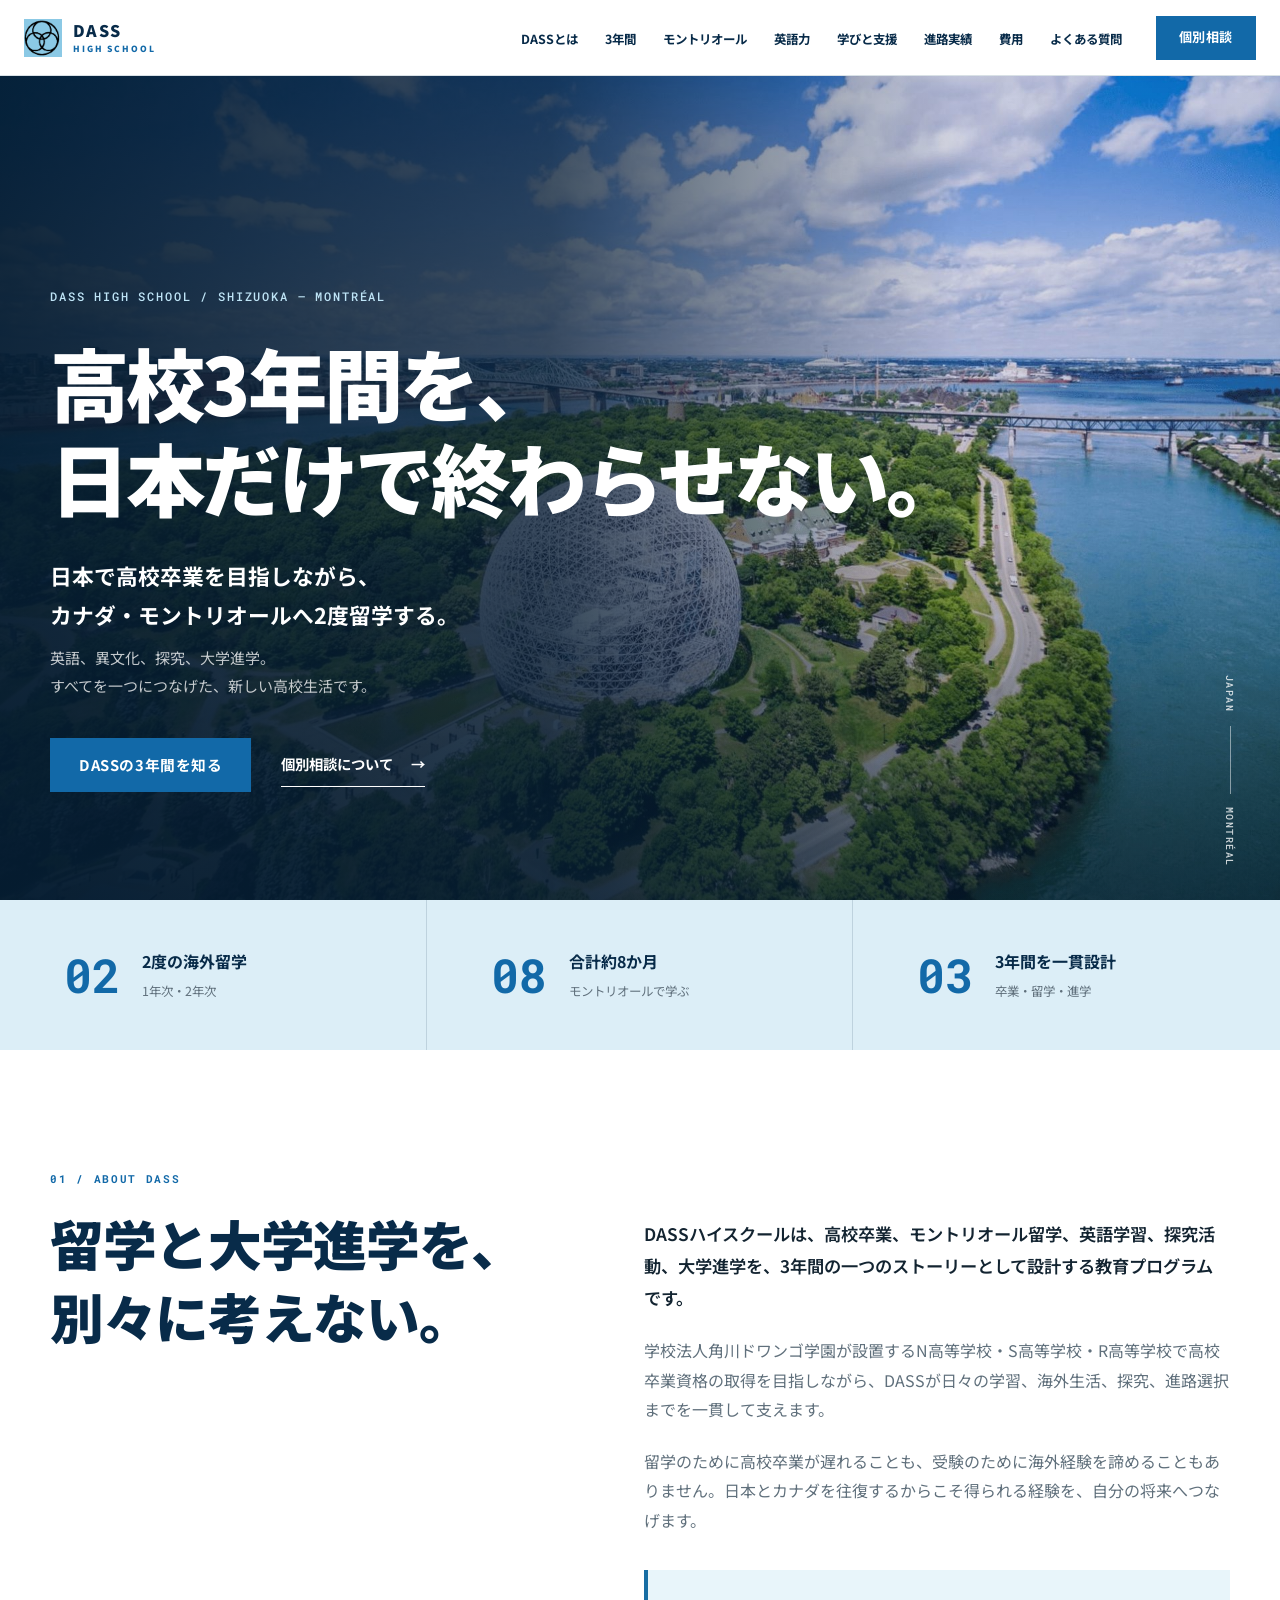
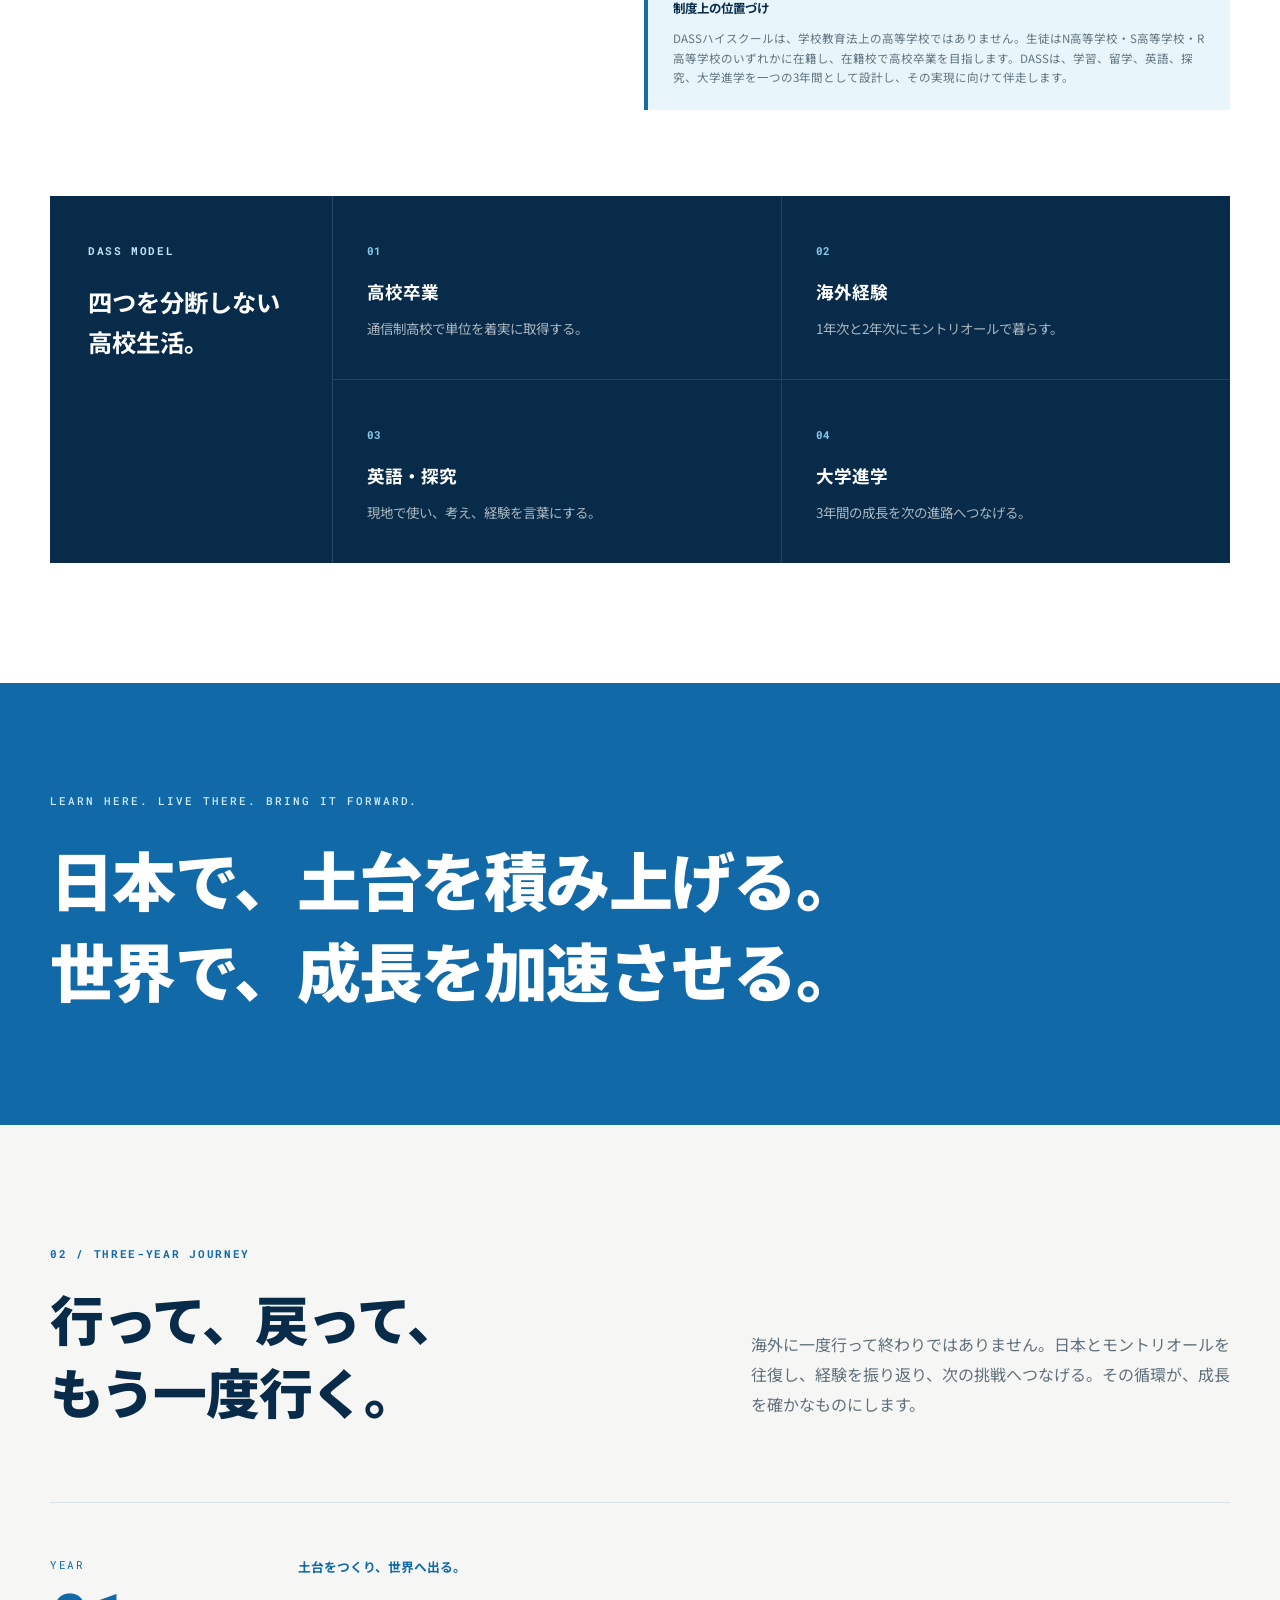
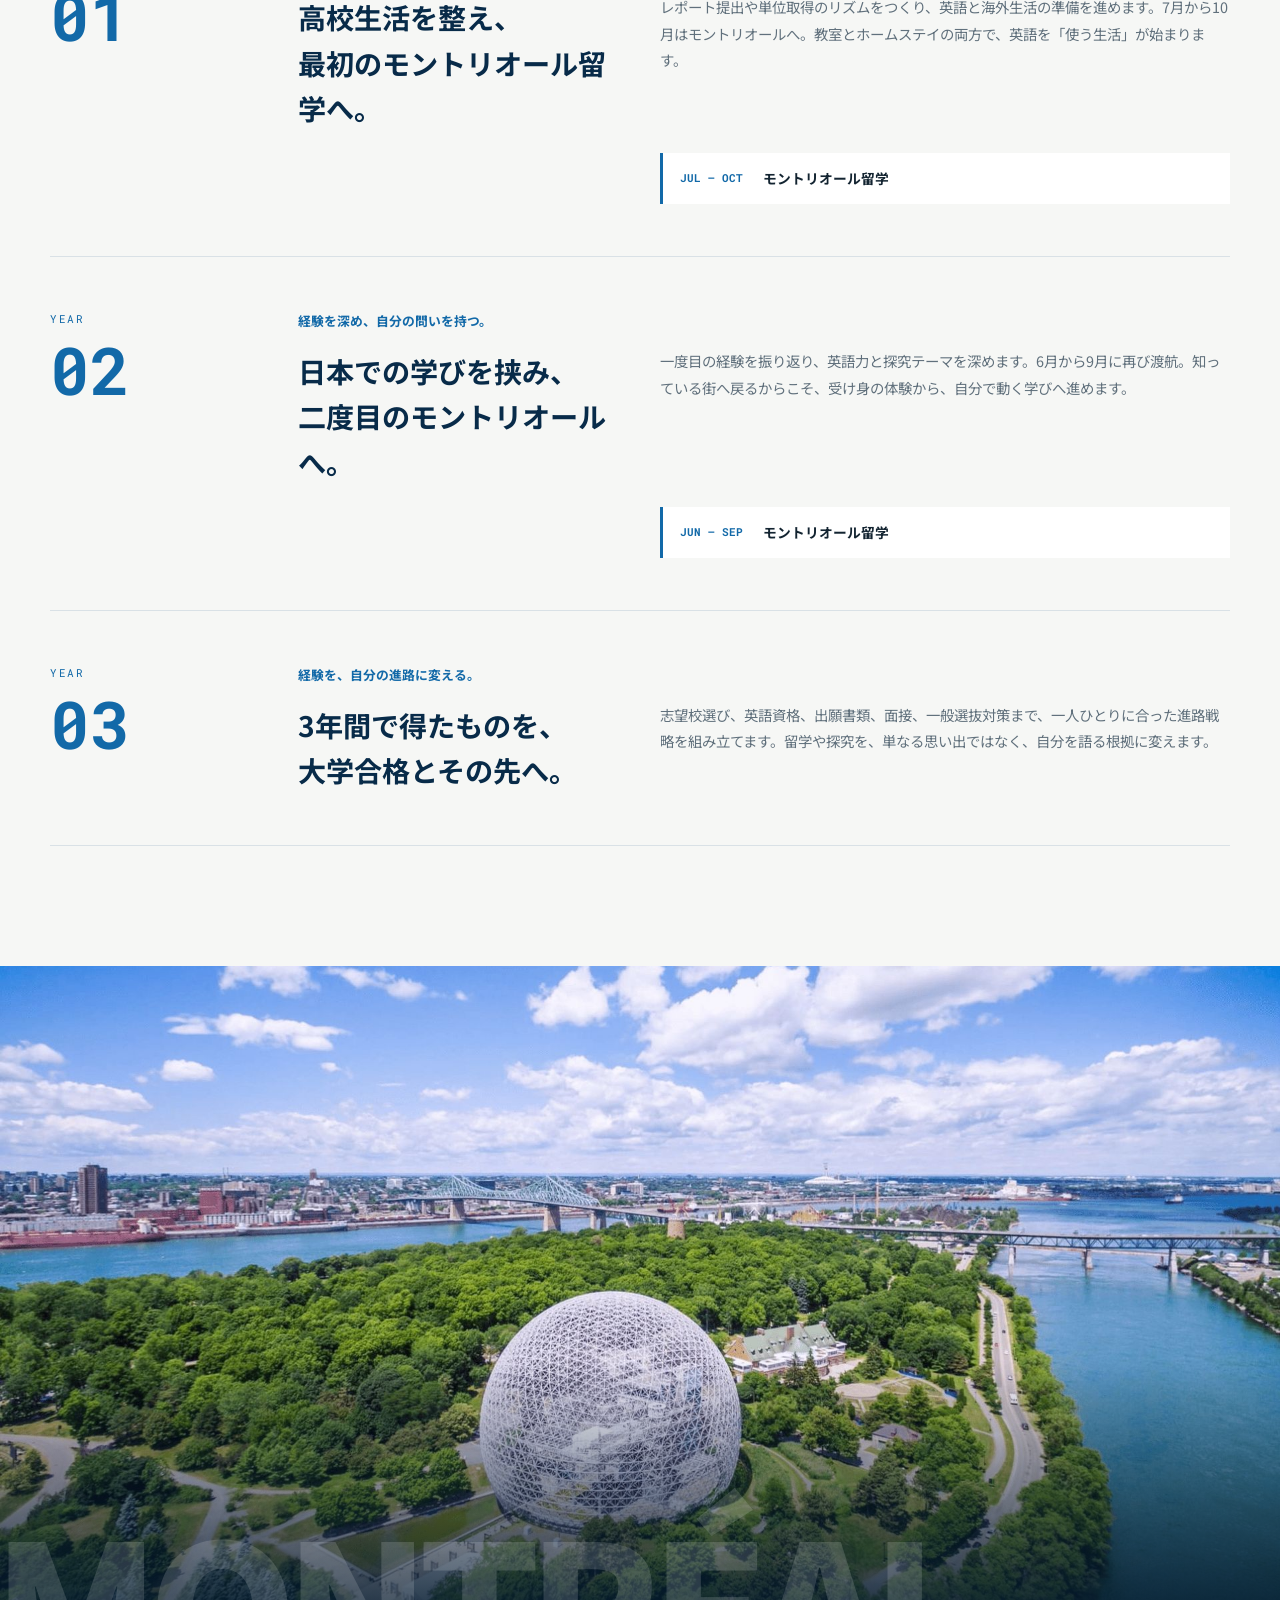
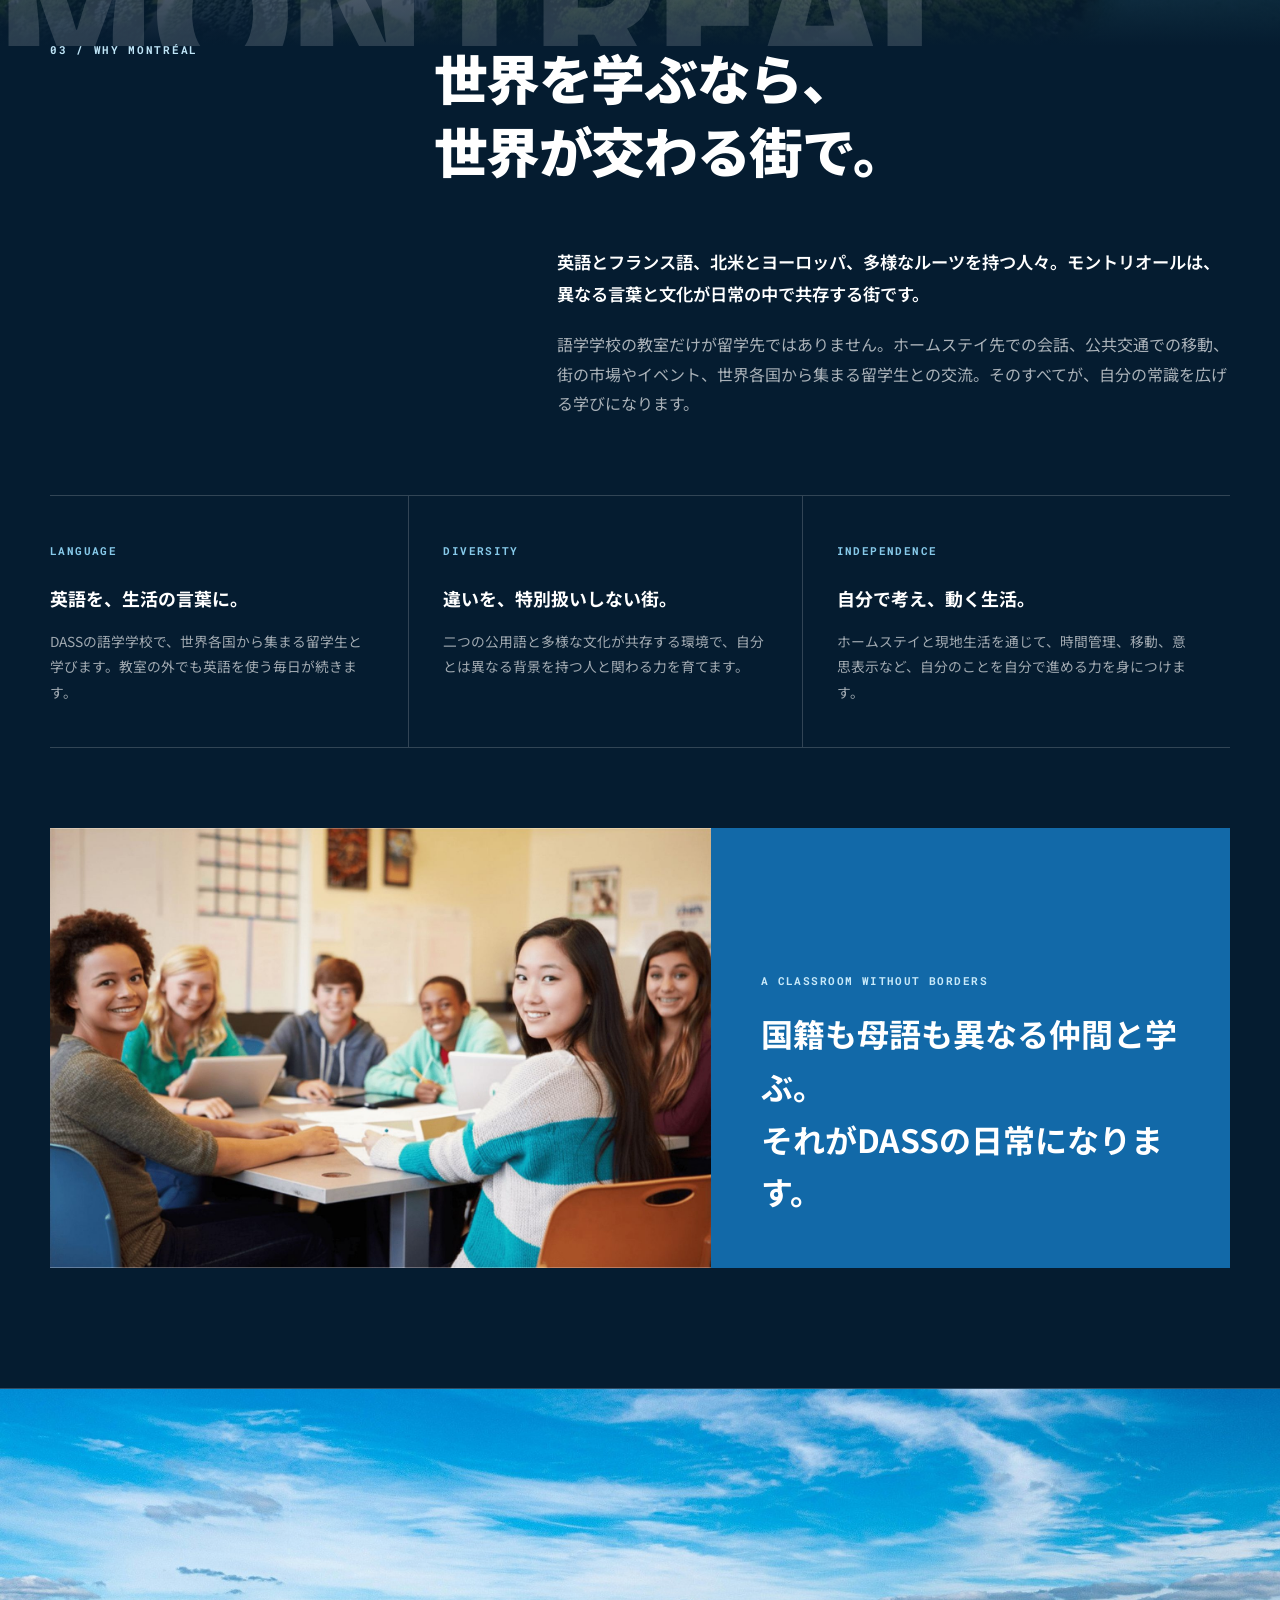
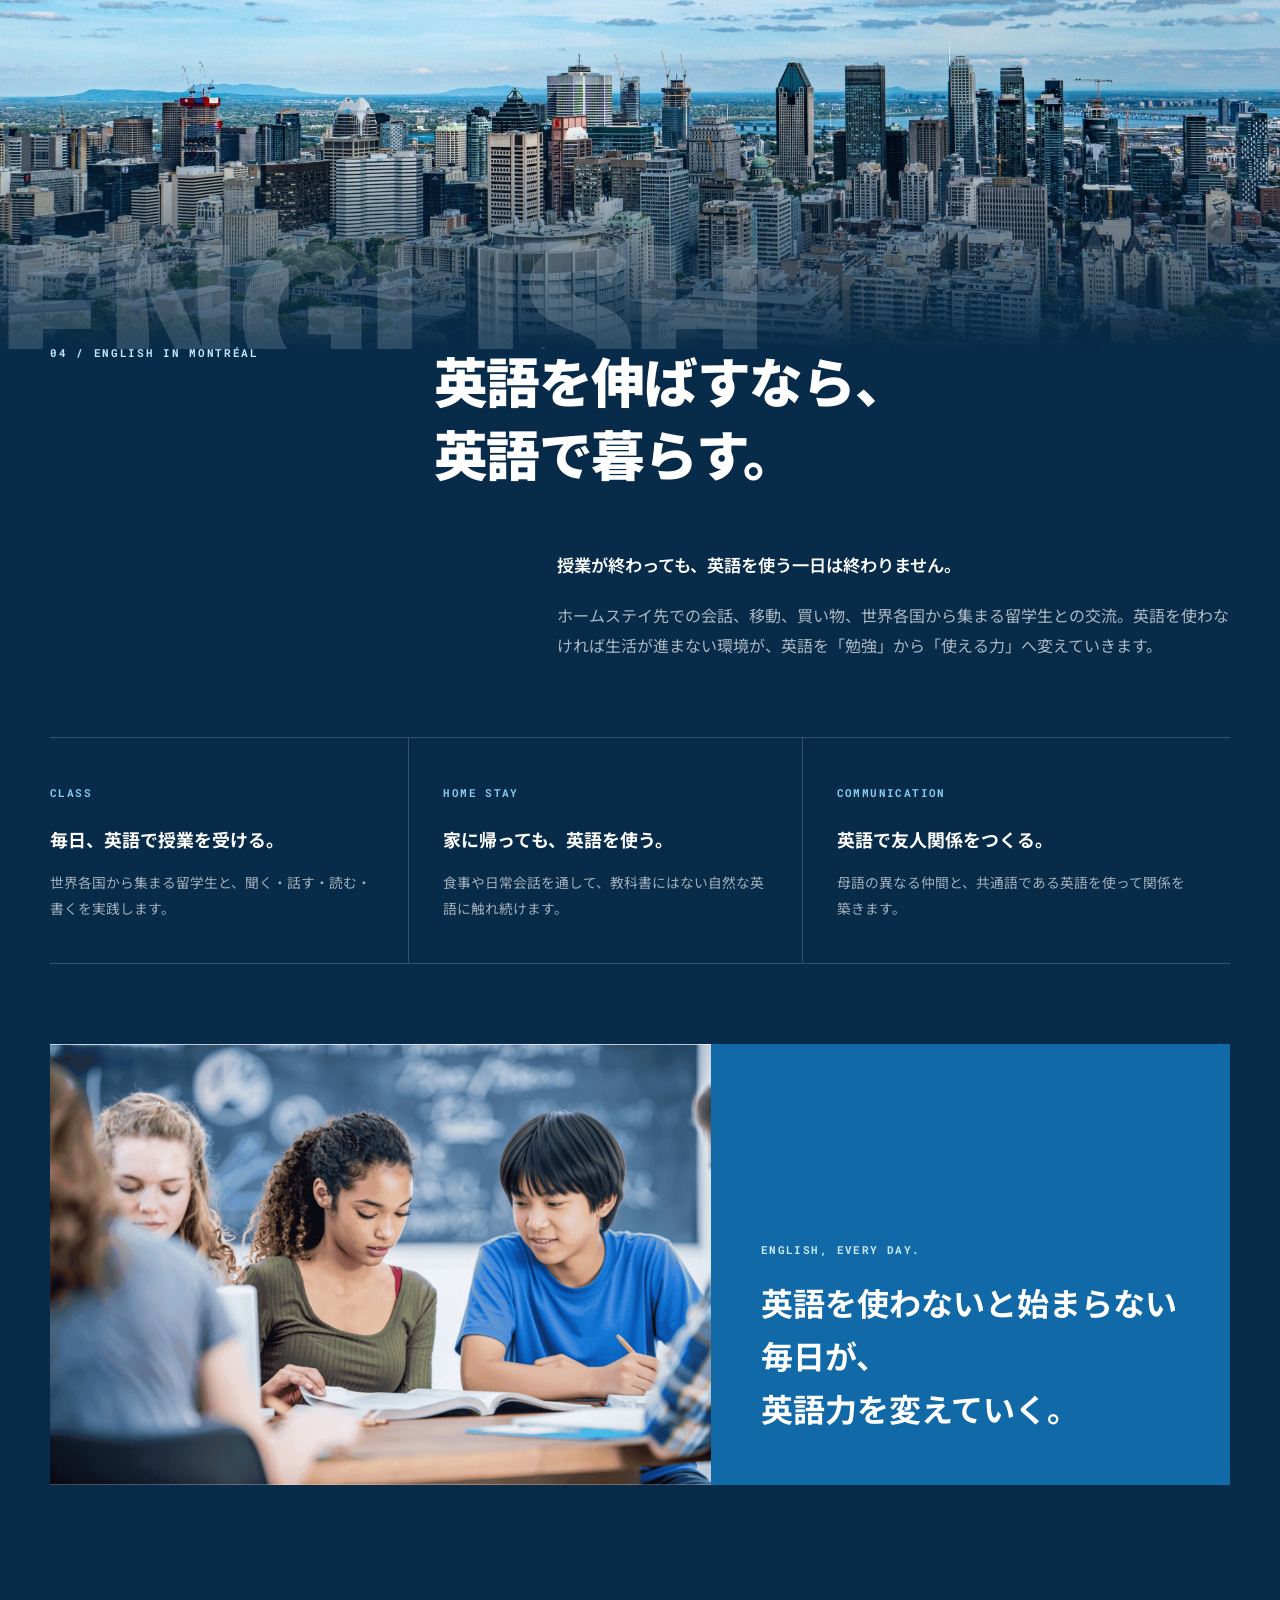
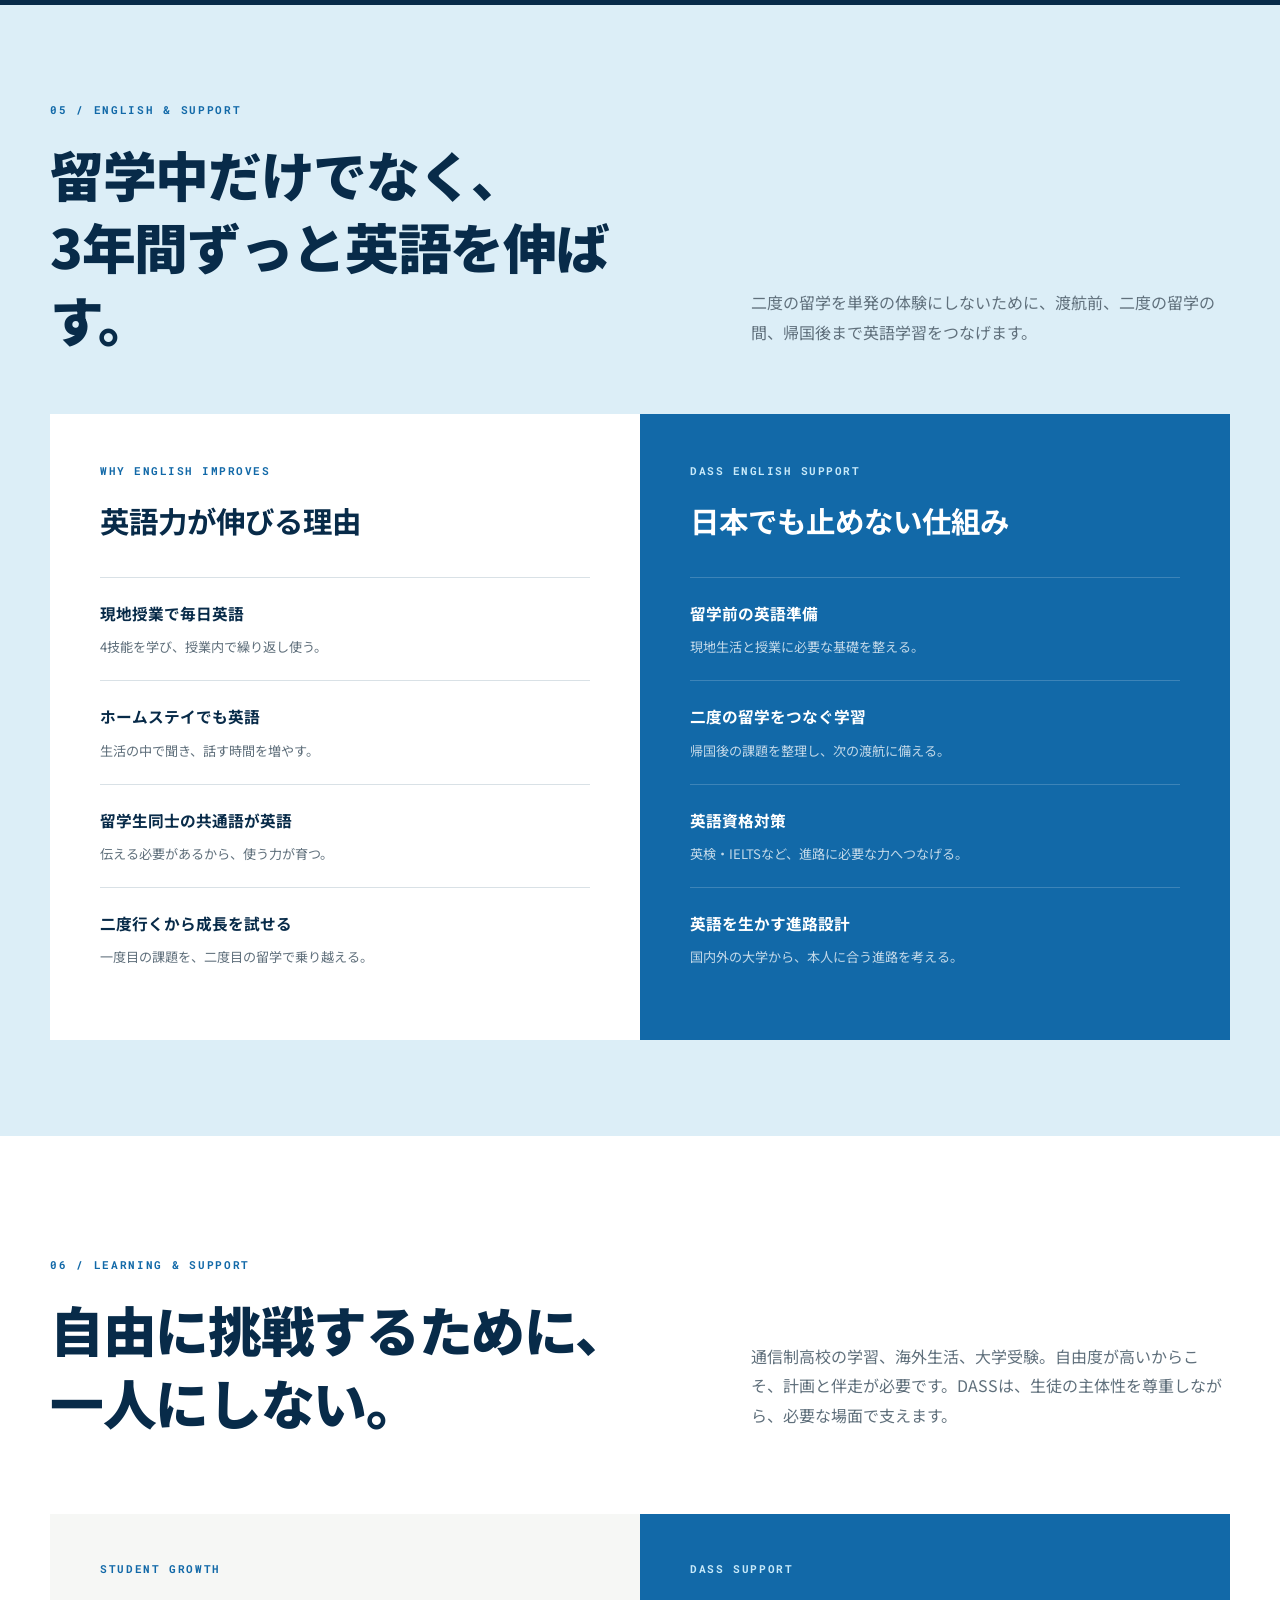
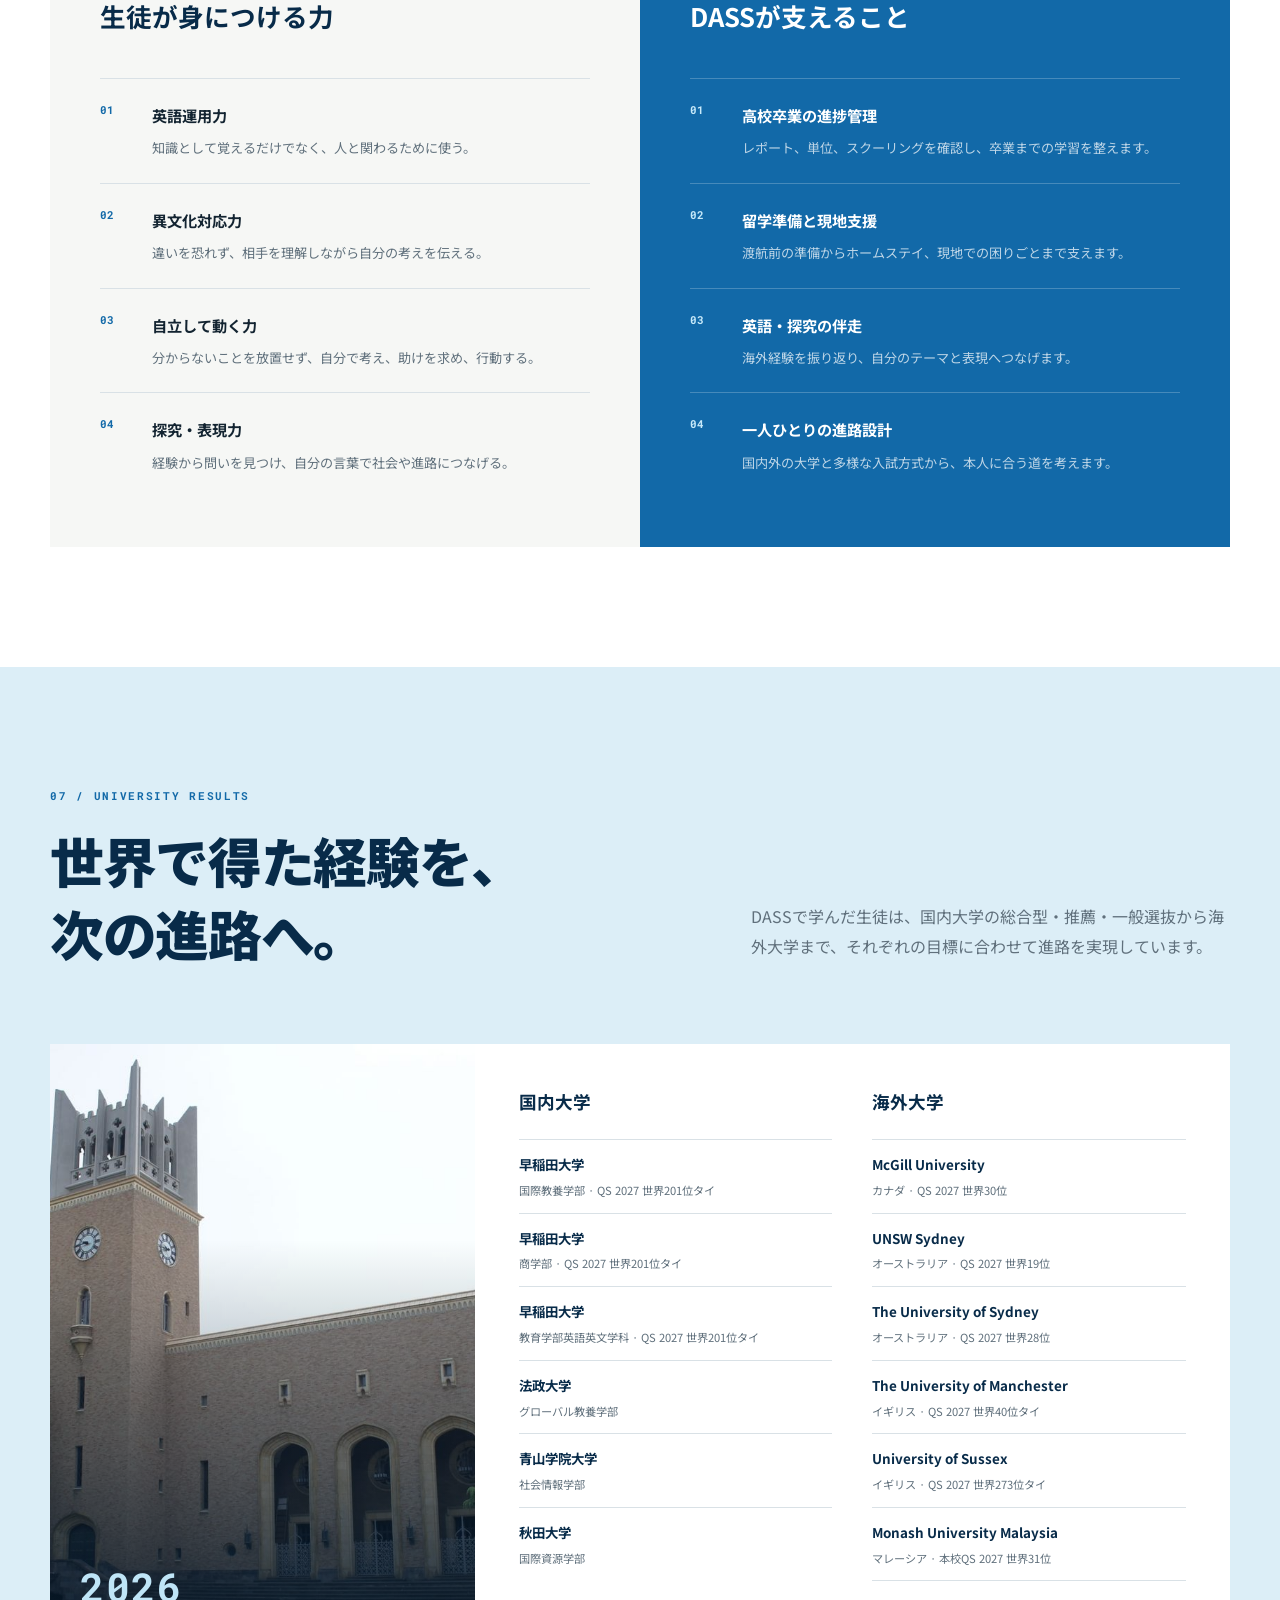
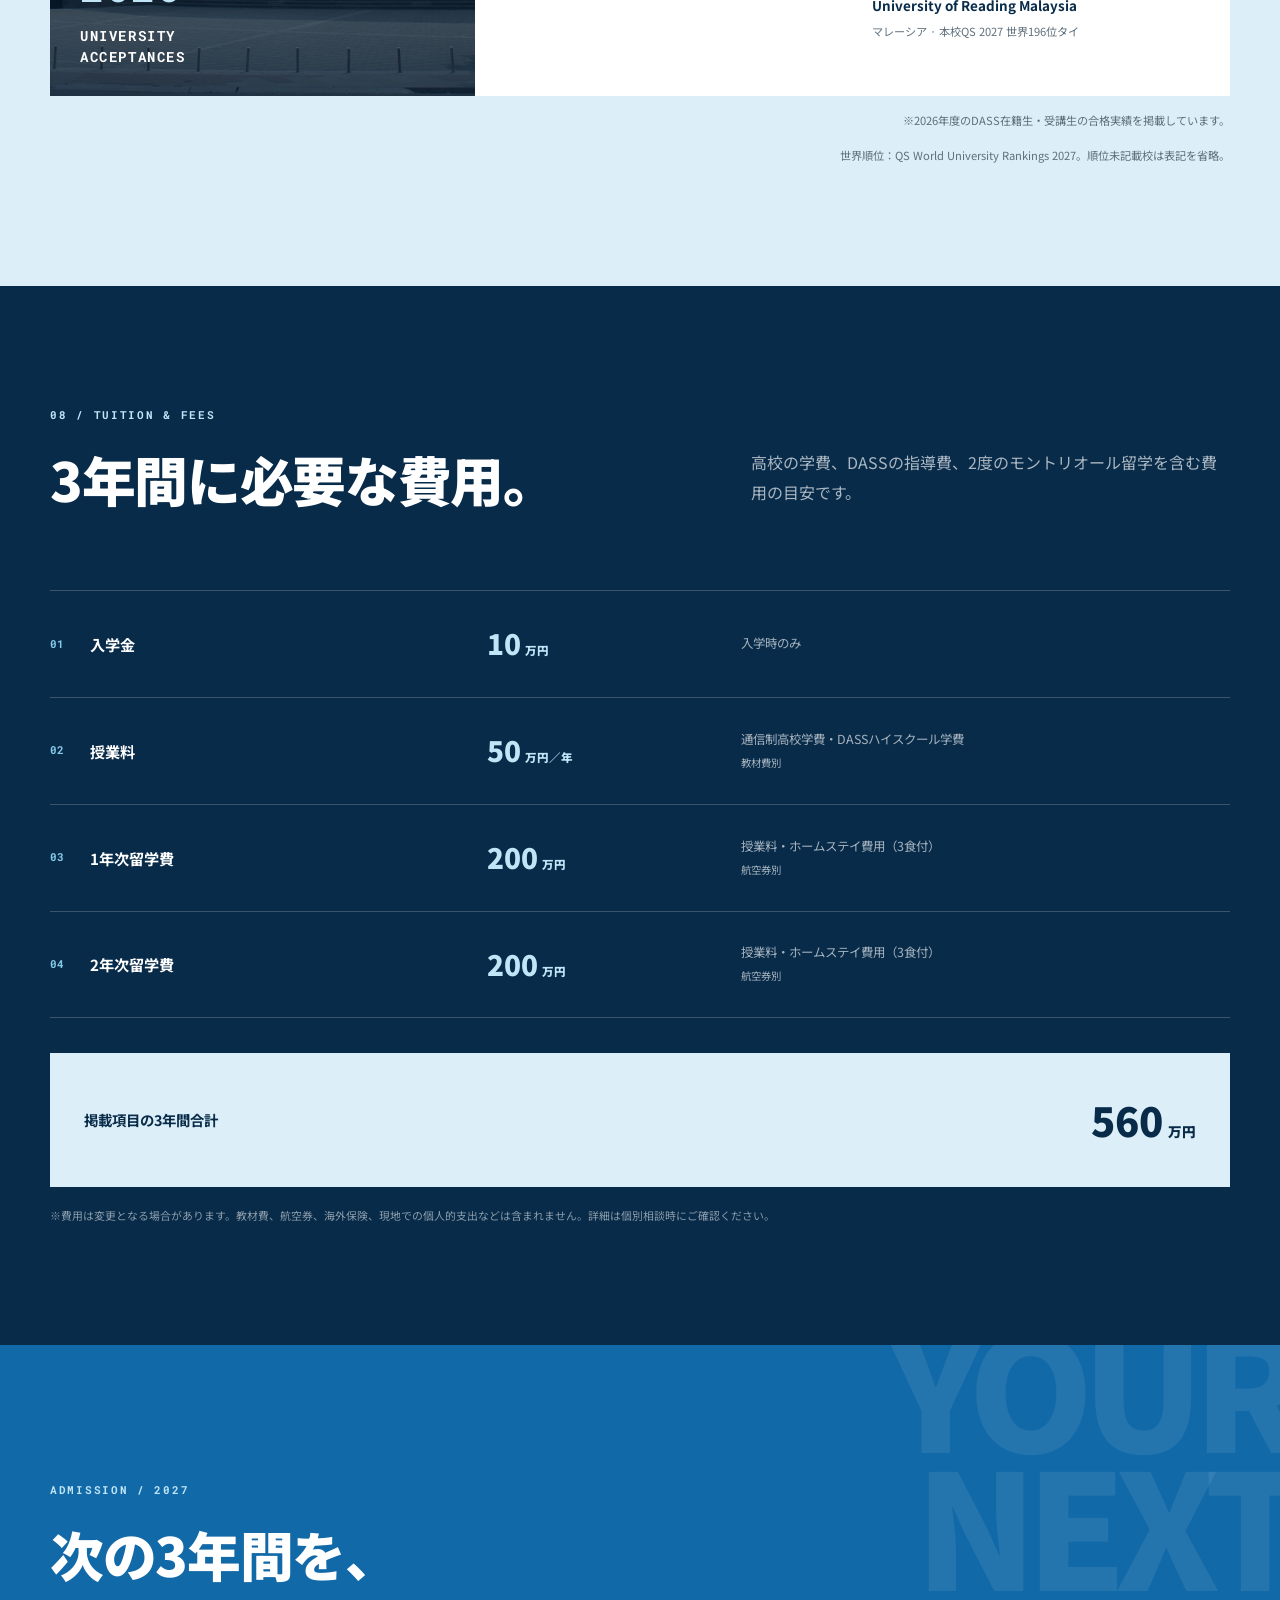
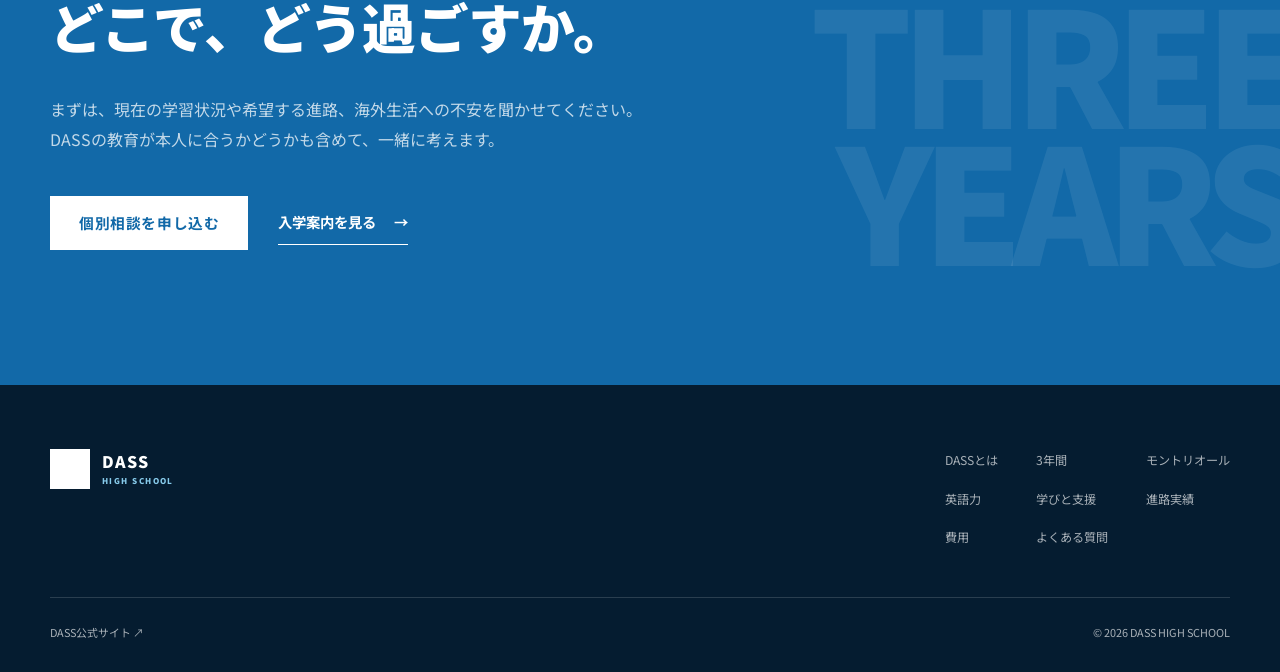
<file: index.html>
<!DOCTYPE html>
<html lang="ja">
<head>
  <meta charset="UTF-8">
  <meta name="viewport" content="width=device-width, initial-scale=1.0">
  <title>DASSハイスクール｜高校卒業・モントリオール留学・大学進学</title>
  <meta name="description" content="日本で高校卒業を目指しながら、カナダ・モントリオールへ2度留学。英語・探究・大学進学を一つにつなぐDASSハイスクール。">
  <link rel="preconnect" href="https://fonts.googleapis.com">
  <link rel="preconnect" href="https://fonts.gstatic.com" crossorigin>
  <link href="https://fonts.googleapis.com/css2?family=Noto+Sans+JP:wght@400;500;600;700;900&family=Roboto+Mono:wght@500;700&display=swap" rel="stylesheet">
  <link rel="icon" href="images/dass-mark.png?v=6530de4bca" type="image/jpg">
  <link rel="stylesheet" href="css/proposal.css?v=1065b2d989">
</head>
<body>

<header class="site-header" id="site-header">
  <div class="header-inner">
    <a href="#top" class="logo" aria-label="DASS HIGH SCHOOL トップへ">
      <img src="images/dass-mark.png?v=6530de4bca" alt="" width="38" height="38">
      <span class="logo-name">DASS <small>HIGH SCHOOL</small></span>
    </a>
    <button class="nav-toggle" id="nav-toggle" aria-label="メニューを開く" aria-expanded="false" aria-controls="global-nav">
      <span></span><span></span><span></span>
    </button>
    <nav class="global-nav" id="global-nav">
      <ul>
        <li><a href="#about">DASSとは</a></li>
        <li><a href="#journey">3年間</a></li>
        <li><a href="#montreal">モントリオール</a></li>
        <li><a href="#english">英語力</a></li>
        <li><a href="#support">学びと支援</a></li>
        <li><a href="#results">進路実績</a></li>
        <li><a href="#fee">費用</a></li>
        <li><a href="faq.html">よくある質問</a></li>
      </ul>
      <a href="https://pro.form-mailer.jp/fms/42119f23310146" class="button button-small" target="_blank" rel="noopener">個別相談</a>
    </nav>
  </div>
</header>

<main id="top">
  <section class="hero">
    <div class="hero-photo">
      <img src="images/hero-montreal.jpg?v=e8520e74ec" alt="カナダ・モントリオールの街と自然が一望できる風景">
    </div>
    <div class="hero-shade"></div>
    <div class="hero-inner">
      <p class="hero-label">DASS HIGH SCHOOL / SHIZUOKA — MONTRÉAL</p>
      <h1>高校3年間を、<br>日本だけで<br class="mobile-only">終わらせない。</h1>
      <p class="hero-lead">日本で高校卒業を目指しながら、<br>カナダ・モントリオールへ2度留学する。</p>
      <p class="hero-copy">英語、異文化、探究、大学進学。<br>すべてを一つにつなげた、新しい高校生活です。</p>
      <div class="hero-actions">
        <a href="#about" class="button">DASSの3年間を知る</a>
        <a href="#admission" class="text-link text-link-light">個別相談について <span aria-hidden="true">→</span></a>
      </div>
    </div>
    <div class="hero-route" aria-hidden="true">
      <span>JAPAN</span><i></i><span>MONTRÉAL</span>
    </div>
  </section>

  <section class="facts" aria-label="DASSハイスクールの特徴">
    <div class="facts-inner">
      <div class="fact">
        <span class="fact-number">02</span>
        <p><strong>2度の海外留学</strong><small>1年次・2年次</small></p>
      </div>
      <div class="fact">
        <span class="fact-number">08</span>
        <p><strong>合計約8か月</strong><small>モントリオールで学ぶ</small></p>
      </div>
      <div class="fact">
        <span class="fact-number">03</span>
        <p><strong>3年間を一貫設計</strong><small>卒業・留学・進学</small></p>
      </div>
    </div>
  </section>

  <section class="about section" id="about">
    <div class="container split-heading">
      <div>
        <p class="eyebrow">01 / ABOUT DASS</p>
        <h2>留学と大学進学を、<br>別々に考えない。</h2>
      </div>
      <div class="about-copy reveal">
        <p class="lead">DASSハイスクールは、高校卒業、モントリオール留学、英語学習、探究活動、大学進学を、3年間の一つのストーリーとして設計する教育プログラムです。</p>
        <p>学校法人角川ドワンゴ学園が設置するN高等学校・S高等学校・R高等学校で高校卒業資格の取得を目指しながら、DASSが日々の学習、海外生活、探究、進路選択までを一貫して支えます。</p>
        <p>留学のために高校卒業が遅れることも、受験のために海外経験を諦めることもありません。日本とカナダを往復するからこそ得られる経験を、自分の将来へつなげます。</p>
        <div class="legal-note">
          <strong>制度上の位置づけ</strong>
          <p>DASSハイスクールは、学校教育法上の高等学校ではありません。生徒はN高等学校・S高等学校・R高等学校のいずれかに在籍し、在籍校で高校卒業を目指します。DASSは、学習、留学、英語、探究、大学進学を一つの3年間として設計し、その実現に向けて伴走します。</p>
        </div>
      </div>
    </div>

    <div class="container">
      <div class="dass-model reveal">
        <div class="model-title">
          <p>DASS MODEL</p>
          <h3>四つを分断しない<br>高校生活。</h3>
        </div>
        <div class="model-grid">
          <article><span>01</span><h4>高校卒業</h4><p>通信制高校で単位を着実に取得する。</p></article>
          <article><span>02</span><h4>海外経験</h4><p>1年次と2年次にモントリオールで暮らす。</p></article>
          <article><span>03</span><h4>英語・探究</h4><p>現地で使い、考え、経験を言葉にする。</p></article>
          <article><span>04</span><h4>大学進学</h4><p>3年間の成長を次の進路へつなげる。</p></article>
        </div>
      </div>
    </div>
  </section>

  <section class="message-band">
    <div class="container">
      <p class="message-small">LEARN HERE. LIVE THERE. BRING IT FORWARD.</p>
      <p class="message-main">日本で、土台を積み上げる。<br>世界で、成長を加速させる。</p>
    </div>
  </section>

  <section class="journey section" id="journey">
    <div class="container">
      <p class="eyebrow">02 / THREE-YEAR JOURNEY</p>
      <div class="section-intro">
        <h2>行って、戻って、<br>もう一度行く。</h2>
        <p>海外に一度行って終わりではありません。日本とモントリオールを往復し、経験を振り返り、次の挑戦へつなげる。その循環が、成長を確かなものにします。</p>
      </div>

      <ol class="timeline">
        <li class="timeline-item reveal">
          <div class="timeline-year"><span>YEAR</span><strong>01</strong></div>
          <div class="timeline-content">
            <p class="timeline-theme">土台をつくり、世界へ出る。</p>
            <h3>高校生活を整え、<br>最初のモントリオール留学へ。</h3>
            <p>レポート提出や単位取得のリズムをつくり、英語と海外生活の準備を進めます。7月から10月はモントリオールへ。教室とホームステイの両方で、英語を「使う生活」が始まります。</p>
            <div class="stay"><span>JUL — OCT</span><strong>モントリオール留学</strong></div>
          </div>
        </li>
        <li class="timeline-item reveal">
          <div class="timeline-year"><span>YEAR</span><strong>02</strong></div>
          <div class="timeline-content">
            <p class="timeline-theme">経験を深め、自分の問いを持つ。</p>
            <h3>日本での学びを挟み、<br>二度目のモントリオールへ。</h3>
            <p>一度目の経験を振り返り、英語力と探究テーマを深めます。6月から9月に再び渡航。知っている街へ戻るからこそ、受け身の体験から、自分で動く学びへ進めます。</p>
            <div class="stay"><span>JUN — SEP</span><strong>モントリオール留学</strong></div>
          </div>
        </li>
        <li class="timeline-item reveal">
          <div class="timeline-year"><span>YEAR</span><strong>03</strong></div>
          <div class="timeline-content">
            <p class="timeline-theme">経験を、自分の進路に変える。</p>
            <h3>3年間で得たものを、<br>大学合格とその先へ。</h3>
            <p>志望校選び、英語資格、出願書類、面接、一般選抜対策まで、一人ひとりに合った進路戦略を組み立てます。留学や探究を、単なる思い出ではなく、自分を語る根拠に変えます。</p>
          </div>
        </li>
      </ol>
    </div>
  </section>

  <section class="montreal" id="montreal">
    <div class="montreal-visual">
      <img src="images/hero-montreal.jpg?v=e8520e74ec" alt="モントリオールのビオスフィアと川沿いの街並み">
      <p aria-hidden="true">MONTRÉAL</p>
    </div>
    <div class="container montreal-inner">
      <div class="montreal-heading">
        <p class="eyebrow eyebrow-light">03 / WHY MONTRÉAL</p>
        <h2>世界を学ぶなら、<br>世界が交わる街で。</h2>
      </div>
      <div class="montreal-copy reveal">
        <p class="lead">英語とフランス語、北米とヨーロッパ、多様なルーツを持つ人々。モントリオールは、異なる言葉と文化が日常の中で共存する街です。</p>
        <p>語学学校の教室だけが留学先ではありません。ホームステイ先での会話、公共交通での移動、街の市場やイベント、世界各国から集まる留学生との交流。そのすべてが、自分の常識を広げる学びになります。</p>
      </div>
      <div class="montreal-grid">
        <article class="montreal-card reveal"><span>LANGUAGE</span><h3>英語を、生活の言葉に。</h3><p>DASSの語学学校で、世界各国から集まる留学生と学びます。教室の外でも英語を使う毎日が続きます。</p></article>
        <article class="montreal-card reveal"><span>DIVERSITY</span><h3>違いを、特別扱いしない街。</h3><p>二つの公用語と多様な文化が共存する環境で、自分とは異なる背景を持つ人と関わる力を育てます。</p></article>
        <article class="montreal-card reveal"><span>INDEPENDENCE</span><h3>自分で考え、動く生活。</h3><p>ホームステイと現地生活を通じて、時間管理、移動、意思表示など、自分のことを自分で進める力を身につけます。</p></article>
      </div>
      <div class="montreal-classroom reveal">
        <img src="images/montreal-students1.jpg?v=2e5ebc8175" alt="世界各国から集まった生徒たちが一緒に学ぶ教室の様子">
        <div><span>A CLASSROOM WITHOUT BORDERS</span><p>国籍も母語も異なる仲間と学ぶ。<br>それがDASSの日常になります。</p></div>
      </div>
    </div>
  </section>

  <section class="montreal montreal-english" id="english">
    <div class="montreal-visual">
      <img src="images/montreal1.jpg?v=57d7759a10" alt="モンロワイヤルからの風景">
      <p aria-hidden="true">ENGLISH</p>
    </div>
    <div class="container montreal-inner">
      <div class="montreal-heading">
        <p class="eyebrow eyebrow-light">04 / ENGLISH IN MONTRÉAL</p>
        <h2>英語を伸ばすなら、<br>英語で暮らす。</h2>
      </div>
      <div class="montreal-copy reveal">
        <p class="lead">授業が終わっても、英語を使う一日は終わりません。</p>
        <p>ホームステイ先での会話、移動、買い物、世界各国から集まる留学生との交流。英語を使わなければ生活が進まない環境が、英語を「勉強」から「使える力」へ変えていきます。</p>
      </div>
      <div class="montreal-grid">
        <article class="montreal-card reveal"><span>CLASS</span><h3>毎日、英語で授業を受ける。</h3><p>世界各国から集まる留学生と、聞く・話す・読む・書くを実践します。</p></article>
        <article class="montreal-card reveal"><span>HOME STAY</span><h3>家に帰っても、英語を使う。</h3><p>食事や日常会話を通して、教科書にはない自然な英語に触れ続けます。</p></article>
        <article class="montreal-card reveal"><span>COMMUNICATION</span><h3>英語で友人関係をつくる。</h3><p>母語の異なる仲間と、共通語である英語を使って関係を築きます。</p></article>
      </div>
      <div class="montreal-classroom reveal">
        <img src="images/montreal-students2.png?v=1afac1c03b" alt="会話する生徒たち">
        <div><span>ENGLISH, EVERY DAY.</span><p>英語を使わないと始まらない毎日が、<br>英語力を変えていく。</p></div>
      </div>
    </div>
  </section>

  <section class="section english-support" id="english-support">
    <div class="container">
      <p class="eyebrow">05 / ENGLISH &amp; SUPPORT</p>
      <div class="section-intro">
        <h2>留学中だけでなく、<br>3年間ずっと英語を伸ばす。</h2>
        <p>二度の留学を単発の体験にしないために、渡航前、二度の留学の間、帰国後まで英語学習をつなげます。</p>
      </div>
      <div class="english-support-groups">
        <article class="english-support-group reveal">
          <p class="english-support-kicker">WHY ENGLISH IMPROVES</p>
          <h3>英語力が伸びる理由</h3>
          <ul class="english-support-points">
            <li><h4>現地授業で毎日英語</h4><p>4技能を学び、授業内で繰り返し使う。</p></li>
            <li><h4>ホームステイでも英語</h4><p>生活の中で聞き、話す時間を増やす。</p></li>
            <li><h4>留学生同士の共通語が英語</h4><p>伝える必要があるから、使う力が育つ。</p></li>
            <li><h4>二度行くから成長を試せる</h4><p>一度目の課題を、二度目の留学で乗り越える。</p></li>
          </ul>
        </article>
        <article class="english-support-group english-support-group-blue reveal">
          <p class="english-support-kicker">DASS ENGLISH SUPPORT</p>
          <h3>日本でも止めない仕組み</h3>
          <ul class="english-support-points">
            <li><h4>留学前の英語準備</h4><p>現地生活と授業に必要な基礎を整える。</p></li>
            <li><h4>二度の留学をつなぐ学習</h4><p>帰国後の課題を整理し、次の渡航に備える。</p></li>
            <li><h4>英語資格対策</h4><p>英検・IELTSなど、進路に必要な力へつなげる。</p></li>
            <li><h4>英語を生かす進路設計</h4><p>国内外の大学から、本人に合う進路を考える。</p></li>
          </ul>
        </article>
      </div>
    </div>
  </section>

  <section class="support section" id="support">
    <div class="container">
      <p class="eyebrow">06 / LEARNING &amp; SUPPORT</p>
      <div class="section-intro">
        <h2>自由に挑戦するために、<br>一人にしない。</h2>
        <p>通信制高校の学習、海外生活、大学受験。自由度が高いからこそ、計画と伴走が必要です。DASSは、生徒の主体性を尊重しながら、必要な場面で支えます。</p>
      </div>

      <div class="support-layout">
        <div class="support-block reveal">
          <p class="support-kicker">STUDENT GROWTH</p>
          <h3>生徒が身につける力</h3>
          <ul>
            <li><span>01</span><div><strong>英語運用力</strong><p>知識として覚えるだけでなく、人と関わるために使う。</p></div></li>
            <li><span>02</span><div><strong>異文化対応力</strong><p>違いを恐れず、相手を理解しながら自分の考えを伝える。</p></div></li>
            <li><span>03</span><div><strong>自立して動く力</strong><p>分からないことを放置せず、自分で考え、助けを求め、行動する。</p></div></li>
            <li><span>04</span><div><strong>探究・表現力</strong><p>経験から問いを見つけ、自分の言葉で社会や進路につなげる。</p></div></li>
          </ul>
        </div>
        <div class="support-block support-block-blue reveal">
          <p class="support-kicker">DASS SUPPORT</p>
          <h3>DASSが支えること</h3>
          <ul>
            <li><span>01</span><div><strong>高校卒業の進捗管理</strong><p>レポート、単位、スクーリングを確認し、卒業までの学習を整えます。</p></div></li>
            <li><span>02</span><div><strong>留学準備と現地支援</strong><p>渡航前の準備からホームステイ、現地での困りごとまで支えます。</p></div></li>
            <li><span>03</span><div><strong>英語・探究の伴走</strong><p>海外経験を振り返り、自分のテーマと表現へつなげます。</p></div></li>
            <li><span>04</span><div><strong>一人ひとりの進路設計</strong><p>国内外の大学と多様な入試方式から、本人に合う道を考えます。</p></div></li>
          </ul>
        </div>
      </div>
    </div>
  </section>

  <section class="results section" id="results">
    <div class="container">
      <p class="eyebrow">07 / UNIVERSITY RESULTS</p>
      <div class="section-intro">
        <h2>世界で得た経験を、<br>次の進路へ。</h2>
        <p>DASSで学んだ生徒は、国内大学の総合型・推薦・一般選抜から海外大学まで、それぞれの目標に合わせて進路を実現しています。</p>
      </div>

      <div class="results-layout">
        <div class="results-photo reveal">
          <img src="images/results-university.jpg?v=13db06d2e8" alt="国内大学のキャンパスにある時計塔のある校舎">
          <p><span>2026</span> UNIVERSITY<br>ACCEPTANCES</p>
        </div>
        <div class="results-columns reveal">
          <div>
            <h3>国内大学</h3>
            <ul>
              <li><strong>早稲田大学</strong><span>国際教養学部 · QS 2027 世界201位タイ</span></li>
              <li><strong>早稲田大学</strong><span>商学部 · QS 2027 世界201位タイ</span></li>
              <li><strong>早稲田大学</strong><span>教育学部英語英文学科 · QS 2027 世界201位タイ</span></li>
              <li><strong>法政大学</strong><span>グローバル教養学部</span></li>
              <li><strong>青山学院大学</strong><span>社会情報学部</span></li>
              <li><strong>秋田大学</strong><span>国際資源学部</span></li>
            </ul>
          </div>
          <div>
            <h3>海外大学</h3>
            <ul>
              <li><strong>McGill University</strong><span>カナダ · QS 2027 世界30位</span></li>
              <li><strong>UNSW Sydney</strong><span>オーストラリア · QS 2027 世界19位</span></li>
              <li><strong>The University of Sydney</strong><span>オーストラリア · QS 2027 世界28位</span></li>
              <li><strong>The University of Manchester</strong><span>イギリス · QS 2027 世界40位タイ</span></li>
              <li><strong>University of Sussex</strong><span>イギリス · QS 2027 世界273位タイ</span></li>
              <li><strong>Monash University Malaysia</strong><span>マレーシア · 本校QS 2027 世界31位</span></li>
              <li><strong>University of Reading Malaysia</strong><span>マレーシア · 本校QS 2027 世界196位タイ</span></li>
            </ul>
          </div>
        </div>
      </div>
      <p class="results-note">※2026年度のDASS在籍生・受講生の合格実績を掲載しています。</p>
      <p class="results-note">世界順位：QS World University Rankings 2027。順位未記載校は表記を省略。</p>
    </div>
  </section>

  <section class="fee section" id="fee">
    <div class="container">
      <p class="eyebrow eyebrow-light">08 / TUITION &amp; FEES</p>
      <div class="section-intro section-intro-light">
        <h2>3年間に必要な費用。</h2>
        <p>高校の学費、DASSの指導費、2度のモントリオール留学を含む費用の目安です。</p>
      </div>
      <div class="fee-list reveal">
        <div class="fee-row"><p><span>01</span><strong>入学金</strong></p><p class="fee-value">10<small>万円</small></p><p>入学時のみ</p></div>
        <div class="fee-row"><p><span>02</span><strong>授業料</strong></p><p class="fee-value">50<small>万円／年</small></p><p>通信制高校学費・DASSハイスクール学費<br><small>教材費別</small></p></div>
        <div class="fee-row"><p><span>03</span><strong>1年次留学費</strong></p><p class="fee-value">200<small>万円</small></p><p>授業料・ホームステイ費用（3食付）<br><small>航空券別</small></p></div>
        <div class="fee-row"><p><span>04</span><strong>2年次留学費</strong></p><p class="fee-value">200<small>万円</small></p><p>授業料・ホームステイ費用（3食付）<br><small>航空券別</small></p></div>
        <div class="fee-total"><p>掲載項目の3年間合計</p><p>560<small>万円</small></p></div>
      </div>
      <p class="fee-note">※費用は変更となる場合があります。教材費、航空券、海外保険、現地での個人的支出などは含まれません。詳細は個別相談時にご確認ください。</p>
    </div>
  </section>

  <section class="admission" id="admission">
    <div class="admission-bg" aria-hidden="true">YOUR<br>NEXT<br>THREE<br>YEARS</div>
    <div class="container admission-inner">
      <p class="eyebrow eyebrow-light">ADMISSION / 2027</p>
      <h2>次の3年間を、<br>どこで、どう過ごすか。</h2>
      <p>まずは、現在の学習状況や希望する進路、海外生活への不安を聞かせてください。DASSの教育が本人に合うかどうかも含めて、一緒に考えます。</p>
      <div class="admission-actions">
        <a href="https://pro.form-mailer.jp/fms/42119f23310146" class="button" target="_blank" rel="noopener">個別相談を申し込む</a>
        <a href="#" class="text-link text-link-light">入学案内を見る <span aria-hidden="true">→</span></a>
      </div>
    </div>
  </section>
</main>

<footer class="site-footer">
  <div class="container footer-main">
    <a href="#top" class="footer-brand"><img src="images/dass-mark-white.png?v=e1c71fdbf8" alt="" width="40" height="40"><span>DASS <small>HIGH SCHOOL</small></span></a>
    <nav aria-label="フッターナビゲーション">
      <a href="#about">DASSとは</a><a href="#journey">3年間</a><a href="#montreal">モントリオール</a><a href="#english">英語力</a><a href="#support">学びと支援</a><a href="#results">進路実績</a><a href="#fee">費用</a><a href="faq.html">よくある質問</a>
    </nav>
  </div>
  <div class="container footer-bottom">
    <a href="https://dass.jp/" target="_blank" rel="noopener">DASS公式サイト ↗</a>
    <p>&copy; <span id="year"></span> DASS HIGH SCHOOL</p>
  </div>
</footer>

<script src="js/main.js?v=d3ebb54fb0"></script>
</body>
</html>
</file>
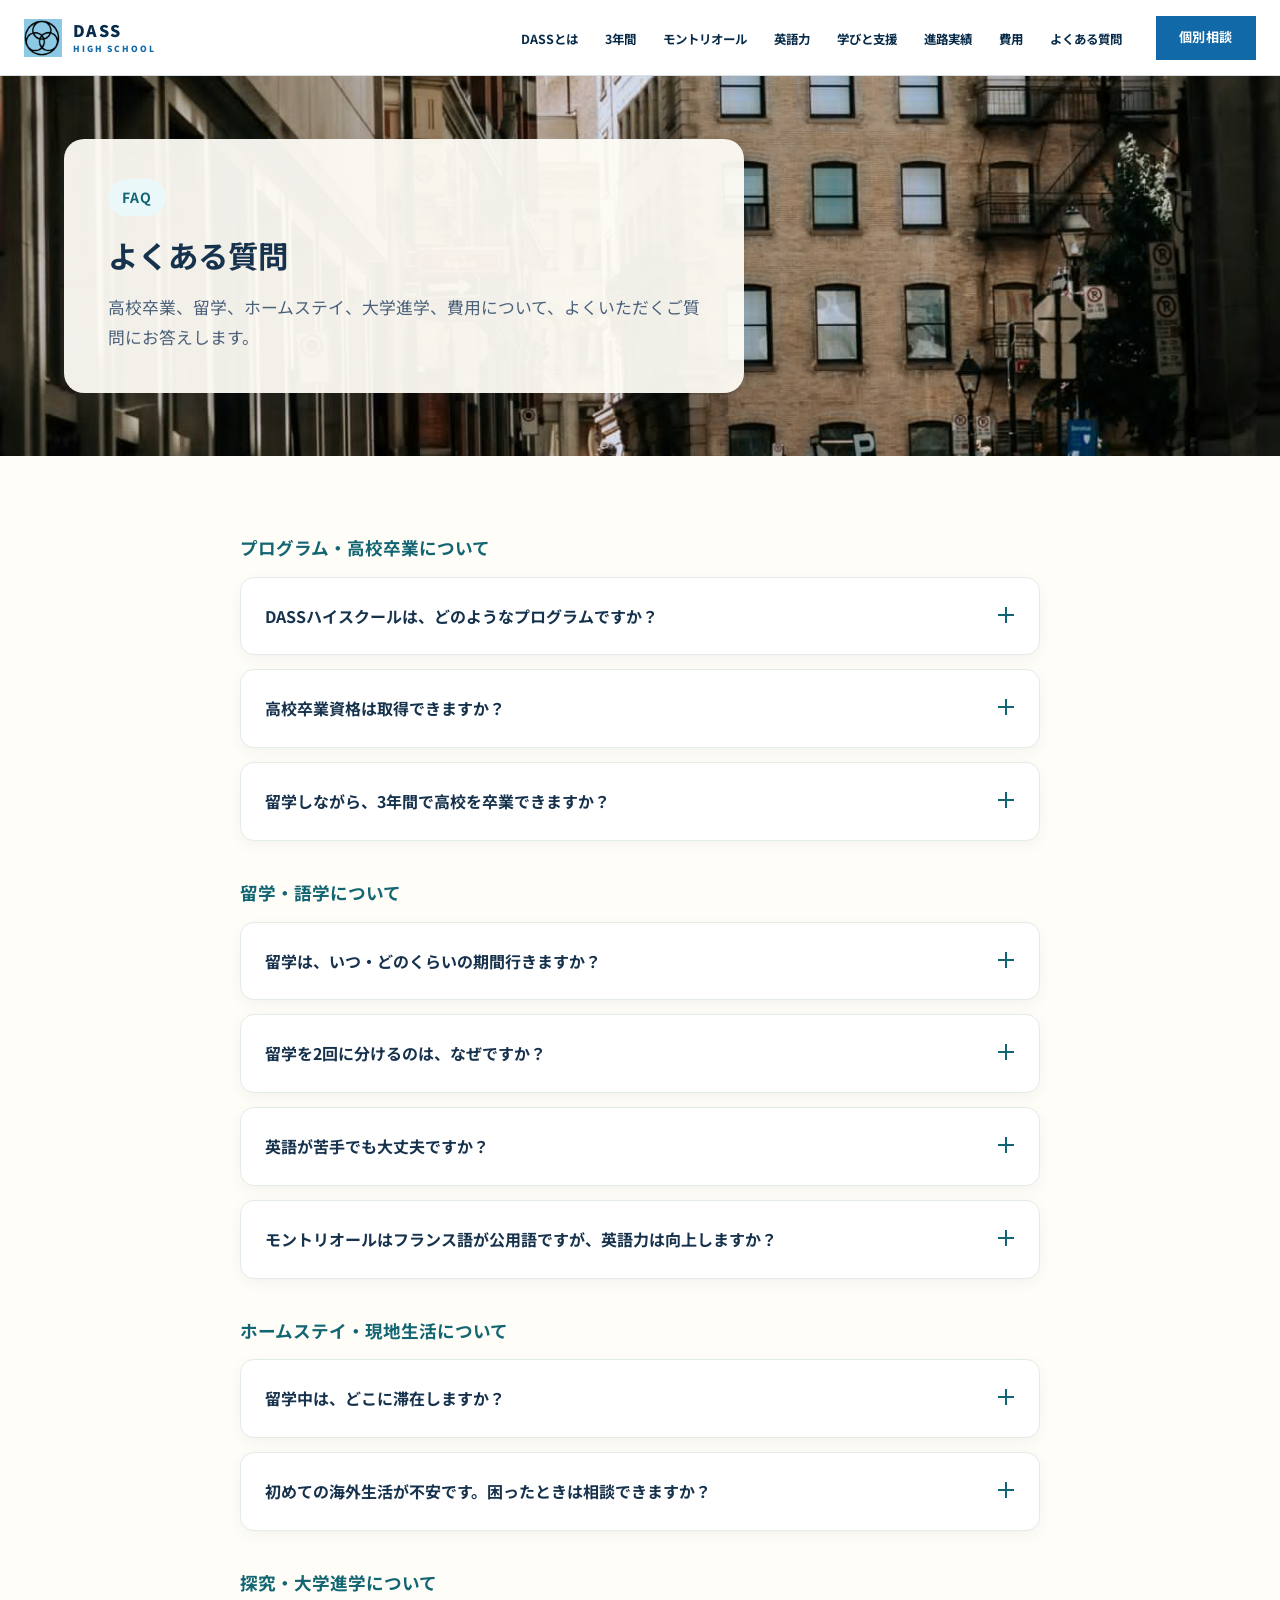
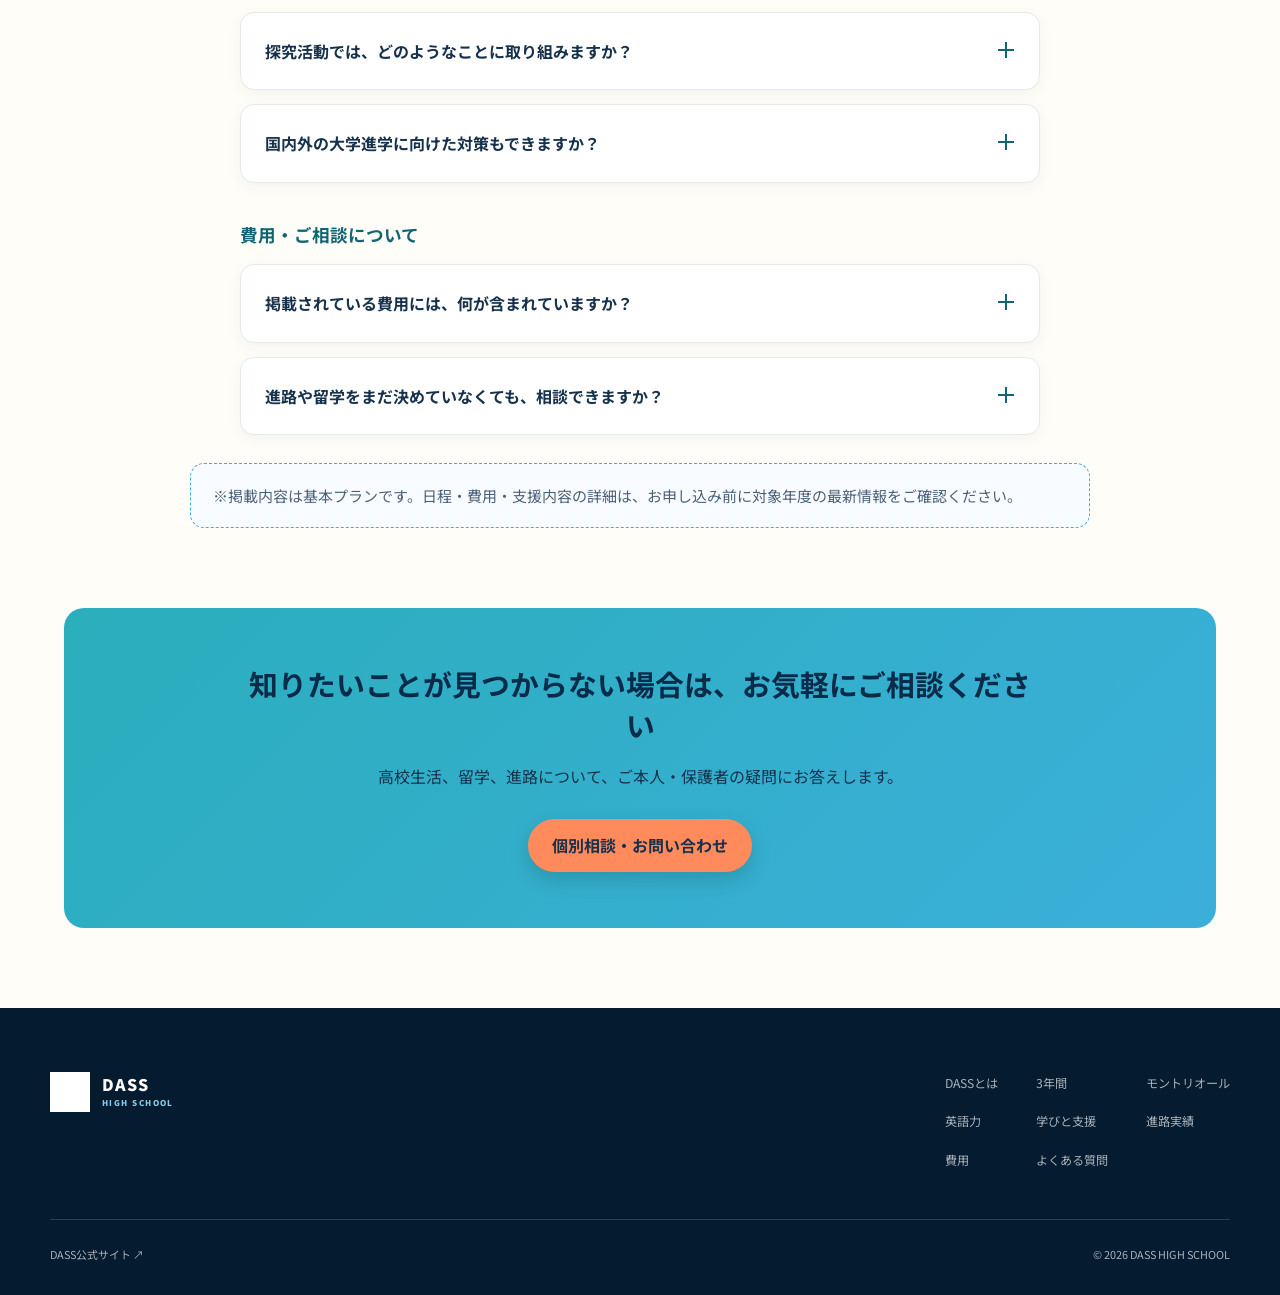
<file: faq.html>
<!DOCTYPE html>
<html lang="ja">
<head>
  <meta charset="UTF-8">
  <meta name="viewport" content="width=device-width, initial-scale=1.0">
  <title>DASSハイスクール｜よくある質問</title>
  <meta name="description" content="高校卒業、留学、ホームステイ、大学進学、費用について、よくいただくご質問にお答えします。">
  <link rel="preconnect" href="https://fonts.googleapis.com">
  <link rel="preconnect" href="https://fonts.gstatic.com" crossorigin>
  <link href="https://fonts.googleapis.com/css2?family=Noto+Sans+JP:wght@400;500;600;700;900&family=Roboto+Mono:wght@500;700&display=swap" rel="stylesheet">
  <link rel="icon" href="images/dass-mark.png?v=6530de4bca" type="image/jpg">
  <link rel="stylesheet" href="css/proposal.css?v=1065b2d989">
  <link rel="stylesheet" href="css/faq.css?v=4258fd46e7">
</head>
<body>

<header class="site-header" id="site-header">
  <div class="header-inner">
    <a href="index.html#top" class="logo" aria-label="DASS HIGH SCHOOL トップへ">
      <img src="images/dass-mark.png?v=6530de4bca" alt="" width="38" height="38">
      <span class="logo-name">DASS <small>HIGH SCHOOL</small></span>
    </a>
    <button class="nav-toggle" id="nav-toggle" aria-label="メニューを開く" aria-expanded="false" aria-controls="global-nav">
      <span></span><span></span><span></span>
    </button>
    <nav class="global-nav" id="global-nav">
      <ul>
        <li><a href="index.html#about">DASSとは</a></li>
        <li><a href="index.html#journey">3年間</a></li>
        <li><a href="index.html#montreal">モントリオール</a></li>
        <li><a href="index.html#english">英語力</a></li>
        <li><a href="index.html#support">学びと支援</a></li>
        <li><a href="index.html#results">進路実績</a></li>
        <li><a href="index.html#fee">費用</a></li>
        <li><a href="faq.html" aria-current="page">よくある質問</a></li>
      </ul>
      <a href="https://pro.form-mailer.jp/fms/42119f23310146" class="button button-small" target="_blank" rel="noopener">個別相談</a>
    </nav>
  </div>
</header>

<main id="dass-highschool-faq" class="dhfaq-theme" lang="ja">
  <section class="dhfaq-hero" aria-labelledby="dhfaq-title">
    <div class="dhfaq-container">
      <div class="dhfaq-hero-card">
        <span class="dhfaq-eyebrow">FAQ</span>
        <h1 id="dhfaq-title">よくある質問</h1>
        <p>高校卒業、留学、ホームステイ、大学進学、費用について、よくいただくご質問にお答えします。</p>
      </div>
    </div>
  </section>
  <div class="dhfaq-body dhfaq-container">
    <section class="dhfaq-group" aria-labelledby="dhfaq-group-program">
      <h2 class="dhfaq-group-title" id="dhfaq-group-program">プログラム・高校卒業について</h2>
      <div class="dhfaq-list">
        <details class="dhfaq-item" id="dhfaq-overview">
          <summary class="dhfaq-question">DASSハイスクールは、どのようなプログラムですか？<span class="dhfaq-icon" aria-hidden="true"></span></summary>
          <div class="dhfaq-answer">
            <p>日本の通信制高校で高校卒業を目指しながら、1年次と2年次にカナダ・モントリオールへ留学するプログラムです。</p>
            <p>高校の学習、語学、海外生活、探究活動、大学進学を、一つの3年間として設計します。留学で得た経験を次の進路につなげられるよう、DASSが日々の学習から進路選びまで継続して支えます。</p>
          </div>
        </details>
        <details class="dhfaq-item" id="dhfaq-qualification">
          <summary class="dhfaq-question">高校卒業資格は取得できますか？<span class="dhfaq-icon" aria-hidden="true"></span></summary>
          <div class="dhfaq-answer">
            <p>はい。N高等学校・S高等学校・R高等学校のいずれかに在籍し、在籍校の卒業要件を満たすことで、高校卒業資格を取得できます。</p>
            <p>DASSは、レポート提出や単位取得の進み具合を確認し、卒業に必要な学習と留学を両立できるよう支援します。</p>
            <p class="dhfaq-note">※DASSハイスクール自体は、学校教育法上の高等学校ではありません。高校卒業資格は、在籍する高等学校で取得します。</p>
          </div>
        </details>
        <details class="dhfaq-item" id="dhfaq-schoolwork">
          <summary class="dhfaq-question">留学しながら、3年間で高校を卒業できますか？<span class="dhfaq-icon" aria-hidden="true"></span></summary>
          <div class="dhfaq-answer">
            <p>はい。3年間での卒業を目指し、高校の学習と留学を組み合わせた計画を立てます。海外でもオンラインで学習やレポートを進め、スクーリングや試験など、会場での参加が必要な予定に合わせて留学日程を調整します。</p>
            <p>留学中も学習を続けられるよう、DASSが進み具合を確認します。卒業には、在籍校の定める要件を満たすことが必要です。 <a class="dhfaq-reference" href="https://nnn.ed.jp/attractiveness/curriculum/">N高グループの必修授業</a></p>
          </div>
        </details>
      </div>
    </section>
    <section class="dhfaq-group" aria-labelledby="dhfaq-group-study-abroad">
      <h2 class="dhfaq-group-title" id="dhfaq-group-study-abroad">留学・語学について</h2>
      <div class="dhfaq-list">
        <details class="dhfaq-item" id="dhfaq-schedule">
          <summary class="dhfaq-question">留学は、いつ・どのくらいの期間行きますか？<span class="dhfaq-icon" aria-hidden="true"></span></summary>
          <div class="dhfaq-answer">
            <p>基本プランは、1年次の7月〜10月と、2年次の6月〜9月の2回です。それぞれ約4か月、合計約8か月をモントリオールで過ごします。</p>
            <p>日本で準備し、現地で挑戦し、帰国後に学び直す。この流れを重ね、3年次の大学進学に向けた準備につなげます。</p>
            <p class="dhfaq-note">※具体的な渡航・帰国日は、在籍校の予定や年度ごとの計画を確認してご案内します。</p>
          </div>
        </details>
        <details class="dhfaq-item" id="dhfaq-two-stays">
          <summary class="dhfaq-question">留学を2回に分けるのは、なぜですか？<span class="dhfaq-icon" aria-hidden="true"></span></summary>
          <div class="dhfaq-answer">
            <p>一度目の留学で見つけた課題を、日本での学習に生かし、二度目の留学で試すためです。</p>
            <p>「もっと自分の意見を話したい」「現地で気になったことを調べたい」。最初の経験があるからこそ、次の目標が具体的になります。</p>
            <p>二度目は、生活に慣れるだけでなく、自分から人と関わり、関心のあるテーマを深める留学へと発展させていきます。</p>
          </div>
        </details>
        <details class="dhfaq-item" id="dhfaq-english-beginner">
          <summary class="dhfaq-question">英語が苦手でも大丈夫ですか？<span class="dhfaq-icon" aria-hidden="true"></span></summary>
          <div class="dhfaq-answer">
            <p>はい。最初から流暢に話せる必要はありません。今の英語力に合わせ、渡航前から準備を進めます。</p>
            <p>あいさつ、自分の希望を伝えること、分からないときに質問することなど、生活に必要な英語から練習します。現地では授業と日々の会話で実践し、帰国後も学習を継続します。</p>
            <p>進路に合わせて、英検・IELTSなどの資格取得にも取り組みます。</p>
          </div>
        </details>
        <details class="dhfaq-item" id="dhfaq-english">
          <summary class="dhfaq-question">モントリオールはフランス語が公用語ですが、英語力は向上しますか？<span class="dhfaq-icon" aria-hidden="true"></span></summary>
          <div class="dhfaq-answer">
            <p>はい。モントリオールには、英語を学び、日常生活で使いながら伸ばせる環境があります。</p>
            <p>フランス語が公用語ですが、英語とフランス語の両方を話す人が多く、こちらが英語で話しかけると、英語で応じてもらえる場面も多くあります。買い物やカフェでのやり取りも、英語を実践する機会になります。 <a class="dhfaq-reference" href="https://meet.mtl.org/en/blog/know-before-you-go-montreal">モントリオール観光局</a></p>
            <p>ホームステイでも、今日の出来事を話したり、週末の予定を相談したりと、家庭で過ごす時間を会話の練習につなげられます。</p>
            <p>教室で学び、街で使い、家庭でも話す。こうした環境が、モントリオールを英語留学先として選ぶ魅力です。DASSでは、留学前・留学中・帰国後の学習をつなぎ、「知っている英語」を「使える英語」に変えていくことを目指します。</p>
          </div>
        </details>
      </div>
    </section>
    <section class="dhfaq-group" aria-labelledby="dhfaq-group-homestay-life">
      <h2 class="dhfaq-group-title" id="dhfaq-group-homestay-life">ホームステイ・現地生活について</h2>
      <div class="dhfaq-list">
        <details class="dhfaq-item" id="dhfaq-homestay">
          <summary class="dhfaq-question">留学中は、どこに滞在しますか？<span class="dhfaq-icon" aria-hidden="true"></span></summary>
          <div class="dhfaq-answer">
            <p>DASSハイスクールの滞在方法は、ホームステイ限定です。現地の家庭で、ホストファミリーと生活をともにします。</p>
            <p>食卓で会話する、予定を相談する、家庭のルールを理解して行動する。語学だけでなく、異なる文化の中で人と暮らす力を育てる機会にもなります。</p>
            <p>食事やアレルギーなど、事前に伝えておきたいことは個別相談でお聞かせください。受け入れ家庭で対応できる内容を確認し、準備を進めます。</p>
          </div>
        </details>
        <details class="dhfaq-item" id="dhfaq-overseas-support">
          <summary class="dhfaq-question">初めての海外生活が不安です。困ったときは相談できますか？<span class="dhfaq-icon" aria-hidden="true"></span></summary>
          <div class="dhfaq-answer">
            <p>はい。渡航前の準備から、ホームステイや現地生活での困りごとまで、DASSが支援します。</p>
            <p>言葉が伝わらない、生活習慣が違う、家族が恋しくなる。戸惑ったときも、一人で抱え込まず、何に困っているかを一緒に整理し、解決方法を考えます。</p>
            <p>保護者の方にも、出発前に現地での連絡方法や支援内容をご案内します。不安な点は事前にご相談ください。</p>
          </div>
        </details>
      </div>
    </section>
    <section class="dhfaq-group" aria-labelledby="dhfaq-group-future">
      <h2 class="dhfaq-group-title" id="dhfaq-group-future">探究・大学進学について</h2>
      <div class="dhfaq-list">
        <details class="dhfaq-item" id="dhfaq-inquiry">
          <summary class="dhfaq-question">探究活動では、どのようなことに取り組みますか？<span class="dhfaq-icon" aria-hidden="true"></span></summary>
          <div class="dhfaq-answer">
            <p>自分が気になったことを問いにし、調べ、考え、自分の言葉で伝える活動です。</p>
            <p>たとえば、日本とカナダの学校生活の違い、街で使われる言語、食文化や環境への取り組みなど、身近な発見が出発点になります。資料を調べたり、人に話を聞いたりしながら、考えを深めます。</p>
            <p>DASSは、テーマ選びから振り返り・発表まで支援し、その経験を大学で学びたいことや将来の進路につなげます。</p>
          </div>
        </details>
        <details class="dhfaq-item" id="dhfaq-university">
          <summary class="dhfaq-question">国内外の大学進学に向けた対策もできますか？<span class="dhfaq-icon" aria-hidden="true"></span></summary>
          <div class="dhfaq-answer">
            <p>はい。DASSハイスクールの生徒は、DASSキャリアデザインの「集中キャリア支援」を、追加料金なしで継続して受けられます。</p>
            <p>両プログラムが連携し、国内大学の総合型選抜・推薦・一般選抜から海外大学まで、本人の目標に合わせてサポートします。志望校選び、英語資格、必要科目の学習、出願書類、面接など、進路に必要な準備を具体的に進めます。</p>
            <p>留学や探究の経験も、自分の強みとして伝えられるよう整理します。今の成績だけで進路を決めず、目標に向けた計画を立て、日々の学習を継続できるよう支援します。</p>
            <p class="dhfaq-note">※出願・合格には、各大学の条件を満たし、選考を通過する必要があります。</p>
          </div>
        </details>
      </div>
    </section>
    <section class="dhfaq-group" aria-labelledby="dhfaq-group-fees-consultation">
      <h2 class="dhfaq-group-title" id="dhfaq-group-fees-consultation">費用・ご相談について</h2>
      <div class="dhfaq-list">
        <details class="dhfaq-item" id="dhfaq-fees">
          <summary class="dhfaq-question">掲載されている費用には、何が含まれていますか？<span class="dhfaq-icon" aria-hidden="true"></span></summary>
          <div class="dhfaq-answer">
            <p>掲載費用は、入学金、通信制高校の学費とDASSの指導費、2度のモントリオール留学にかかる主な費用の目安です。留学費には、現地の授業料とホームステイ費用（3食付）が含まれています。</p>
            <p>教材費、航空券、海外保険、現地での個人的な支出などは別途必要です。個別相談では、費用の内訳、支払先、支払時期を分けてご案内します。</p>
          </div>
        </details>
        <details class="dhfaq-item" id="dhfaq-consultation">
          <summary class="dhfaq-question">進路や留学をまだ決めていなくても、相談できますか？<span class="dhfaq-icon" aria-hidden="true"></span></summary>
          <div class="dhfaq-answer">
            <p>はい。「海外に興味がある」「英語を話せるようになりたい」「高校生活をどう過ごすか考えたい」という段階からご相談いただけます。</p>
            <p>現在の学習状況、本人の希望、ご家庭の考えを伺いながら、DASSハイスクールが合う選択肢かどうかを一緒に考えます。留学やホームステイへの不安も、遠慮なくお聞かせください。</p>
          </div>
        </details>
      </div>
    </section>
    <p class="dhfaq-notice">※掲載内容は基本プランです。日程・費用・支援内容の詳細は、お申し込み前に対象年度の最新情報をご確認ください。</p>
  </div>
  <section class="dhfaq-cta-section" aria-labelledby="dhfaq-contact-title">
    <div class="dhfaq-cta">
      <h2 id="dhfaq-contact-title">知りたいことが見つからない場合は、お気軽にご相談ください</h2>
      <p>高校生活、留学、進路について、ご本人・保護者の疑問にお答えします。</p>
      <a class="dhfaq-button" href="https://pro.form-mailer.jp/fms/42119f23310146">個別相談・お問い合わせ</a>
    </div>
  </section>
</main>

<footer class="site-footer">
  <div class="container footer-main">
    <a href="index.html#top" class="footer-brand"><img src="images/dass-mark-white.png?v=e1c71fdbf8" alt="" width="40" height="40"><span>DASS <small>HIGH SCHOOL</small></span></a>
    <nav aria-label="フッターナビゲーション">
      <a href="index.html#about">DASSとは</a><a href="index.html#journey">3年間</a><a href="index.html#montreal">モントリオール</a><a href="index.html#english">英語力</a><a href="index.html#support">学びと支援</a><a href="index.html#results">進路実績</a><a href="index.html#fee">費用</a><a href="faq.html" aria-current="page">よくある質問</a>
    </nav>
  </div>
  <div class="container footer-bottom">
    <a href="https://dass.jp/" target="_blank" rel="noopener">DASS公式サイト ↗</a>
    <p>&copy; <span id="year"></span> DASS HIGH SCHOOL</p>
  </div>
</footer>

<script src="js/main.js?v=d3ebb54fb0"></script>
<script src="js/faq.js?v=564072aaba"></script>
</body>
</html>
</file>
<file: css/proposal.css>
:root {
  --white: #fff;
  --paper: #f6f7f5;
  --sky: #dceef7;
  --blue: #1269a8;
  --blue-bright: #1d83c5;
  --navy: #082b49;
  --navy-deep: #051c30;
  --ink: #132431;
  --muted: #60707c;
  --line: #d9e1e6;
  --header-h: 76px;
  --container: 1180px;
  --jp: "Noto Sans JP", "Hiragino Sans", sans-serif;
  --mono: "Roboto Mono", monospace;
}

* { box-sizing: border-box; }
html { scroll-behavior: smooth; }
body { margin: 0; color: var(--ink); background: var(--white); font-family: var(--jp); line-height: 1.85; -webkit-font-smoothing: antialiased; overflow-x: hidden; }
img { display: block; max-width: 100%; }
a { color: inherit; text-decoration: none; }
ul, ol { list-style: none; margin: 0; padding: 0; }
h1, h2, h3, h4, p { margin: 0; }
button { font: inherit; }
section[id] { scroll-margin-top: var(--header-h); }
.container { width: min(calc(100% - 48px), var(--container)); margin-inline: auto; }
.mobile-only { display: none; }

.reveal { opacity: 0; transform: translateY(20px); transition: opacity .7s ease, transform .7s ease; }
.reveal.in-view { opacity: 1; transform: none; }
@media (prefers-reduced-motion: reduce) { .reveal { opacity: 1; transform: none; transition: none; } }

.button { display: inline-flex; align-items: center; justify-content: center; min-height: 54px; padding: 0 28px; border: 1px solid var(--blue); background: var(--blue); color: var(--white); font-size: .92rem; font-weight: 700; letter-spacing: .04em; transition: .2s ease; }
.button:hover { background: var(--navy); border-color: var(--navy); transform: translateY(-2px); }
.button-small { min-height: 44px; padding-inline: 22px; font-size: .82rem; }
.text-link { display: inline-flex; align-items: center; gap: 18px; font-size: .9rem; font-weight: 700; border-bottom: 1px solid currentColor; padding: 8px 0; }
.text-link span { transition: transform .2s ease; }
.text-link:hover span { transform: translateX(5px); }
.text-link-light { color: var(--white); }

.site-header { position: sticky; inset: 0 0 auto; height: var(--header-h); z-index: 100; background: rgba(255,255,255,.97); border-bottom: 1px solid var(--line); }
.header-inner { width: min(calc(100% - 48px), 1320px); height: 100%; margin-inline: auto; display: flex; align-items: center; justify-content: space-between; }
.logo { display: flex; align-items: center; gap: 11px; }
.logo-name { display: flex; flex-direction: column; color: var(--navy); font-size: 1rem; line-height: 1.1; font-weight: 900; letter-spacing: .08em; }
.logo-name small { margin-top: 5px; color: var(--blue); font-size: .53rem; letter-spacing: .22em; }
.global-nav { display: flex; align-items: center; gap: 34px; }
.global-nav ul { display: flex; gap: 27px; }
.global-nav li a { position: relative; font-size: .78rem; color: var(--navy); font-weight: 700; }
.global-nav li a::after { content: ""; position: absolute; left: 0; right: 100%; bottom: -7px; height: 1px; background: var(--blue); transition: right .2s ease; }
.global-nav li a:hover::after { right: 0; }
.nav-toggle { display: none; width: 42px; height: 42px; padding: 7px; border: 0; background: transparent; flex-direction: column; justify-content: center; gap: 5px; }
.nav-toggle span { display: block; height: 2px; background: var(--navy); transition: .2s ease; }
.nav-toggle[aria-expanded="true"] span:nth-child(1) { transform: translateY(7px) rotate(45deg); }
.nav-toggle[aria-expanded="true"] span:nth-child(2) { opacity: 0; }
.nav-toggle[aria-expanded="true"] span:nth-child(3) { transform: translateY(-7px) rotate(-45deg); }

.hero { position: relative; min-height: calc(100vh - var(--header-h)); color: var(--white); overflow: hidden; display: grid; align-items: end; }
.hero-photo, .hero-shade { position: absolute; inset: 0; }
.hero-photo img { width: 100%; height: 100%; object-fit: cover; }
.hero-shade { background: linear-gradient(90deg, rgba(5,28,48,.94) 0%, rgba(5,28,48,.76) 43%, rgba(5,28,48,.14) 75%), linear-gradient(0deg, rgba(5,28,48,.65), transparent 45%); }
.hero-inner { position: relative; z-index: 2; width: min(calc(100% - 48px), var(--container)); margin-inline: auto; padding: 9vh 0 12vh; }
.hero-label { color: #bfe5f7; font: 500 .72rem/1.4 var(--mono); letter-spacing: .16em; margin-bottom: 28px; }
.hero h1 { max-width: 1180px; font-size: clamp(2.7rem, 6.2vw, 5.4rem); line-height: 1.2; letter-spacing: -.035em; font-weight: 900; }
.hero-lead { margin-top: 32px; font-size: clamp(1.08rem, 1.8vw, 1.36rem); line-height: 1.8; font-weight: 700; }
.hero-copy { margin-top: 10px; color: rgba(255,255,255,.76); font-size: .94rem; }
.hero-actions { margin-top: 38px; display: flex; align-items: center; gap: 30px; }
.hero-route { position: absolute; z-index: 2; right: 3.5vw; bottom: 34px; display: flex; align-items: center; gap: 13px; color: rgba(255,255,255,.8); font: 500 .64rem/1 var(--mono); letter-spacing: .14em; writing-mode: vertical-rl; }
.hero-route i { display: block; width: 1px; height: 68px; background: rgba(255,255,255,.48); }

.facts { background: var(--sky); }
.facts-inner { width: min(100%, 1320px); margin-inline: auto; display: grid; grid-template-columns: repeat(3,1fr); }
.fact { min-height: 150px; padding: 28px 5vw; display: flex; align-items: center; gap: 22px; border-right: 1px solid rgba(8,43,73,.14); }
.fact:last-child { border-right: 0; }
.fact-number { color: var(--blue); font: 700 clamp(2.1rem,3.7vw,3.5rem)/1 var(--mono); }
.fact p { display: flex; flex-direction: column; }
.fact strong { color: var(--navy); font-size: 1rem; }
.fact small { margin-top: 4px; color: var(--muted); font-size: .78rem; }

.section { padding: 120px 0; }
.eyebrow { margin-bottom: 20px; color: var(--blue); font: 700 .71rem/1.5 var(--mono); letter-spacing: .15em; }
.eyebrow-light { color: #bfe5f7; }
h2 { color: var(--navy); font-size: clamp(2rem,4.2vw,3.65rem); line-height: 1.35; letter-spacing: -.025em; font-weight: 900; }
.split-heading { display: grid; grid-template-columns: .9fr 1.1fr; gap: 9vw; align-items: start; }
.about-copy { padding-top: 48px; }
.about-copy p { color: var(--muted); margin-bottom: 22px; }
.about-copy .lead { color: var(--ink); font-size: 1.08rem; font-weight: 600; }
.legal-note { margin-top: 35px; padding: 22px 25px; background: #e8f5fa; border-left: 4px solid #176da3; }
.legal-note strong { color: #082b49; font-size: .78rem; }
.legal-note p { margin: 7px 0 0; color: #617483; font-size: .72rem; line-height: 1.7; }

.dass-model { margin-top: 86px; display: grid; grid-template-columns: .72fr 2.28fr; background: var(--navy); color: var(--white); }
.model-title { padding: 50px 38px; border-right: 1px solid rgba(255,255,255,.14); }
.model-title > p { color: #bfe5f7; font: 700 .68rem/1 var(--mono); letter-spacing: .15em; }
.model-title h3 { margin-top: 25px; font-size: 1.52rem; line-height: 1.65; }
.model-grid { display: grid; grid-template-columns: repeat(2,1fr); }
.model-grid article { padding: 38px 34px; border-right: 1px solid rgba(255,255,255,.11); border-bottom: 1px solid rgba(255,255,255,.11); }
.model-grid article:nth-child(even) { border-right: 0; }
.model-grid article:nth-child(n+3) { border-bottom: 0; }
.model-grid span { color: #87caea; font: 700 .7rem/1 var(--mono); }
.model-grid h4 { margin-top: 13px; font-size: 1.1rem; }
.model-grid p { margin-top: 7px; color: rgba(255,255,255,.66); font-size: .84rem; }

.message-band { padding: 110px 0; color: var(--white); background: var(--blue); }
.message-small { color: #c9ebfa; font: 500 .69rem/1.5 var(--mono); letter-spacing: .18em; }
.message-main { margin-top: 24px; font-size: clamp(2rem,5vw,4.4rem); line-height: 1.42; font-weight: 900; letter-spacing: -.025em; }

.journey { background: var(--paper); }
.section-intro { display: grid; grid-template-columns: 1.1fr .9fr; gap: 9vw; align-items: end; margin-bottom: 75px; }
.section-intro > p { color: var(--muted); padding-bottom: 8px; }
.timeline { border-top: 1px solid var(--line); }
.timeline-item { display: grid; grid-template-columns: .42fr 1.58fr; border-bottom: 1px solid var(--line); padding: 52px 0; }
.timeline-year { display: flex; flex-direction: column; color: var(--blue); font-family: var(--mono); }
.timeline-year span { font-size: .68rem; letter-spacing: .16em; }
.timeline-year strong { font-size: 4.1rem; line-height: 1; margin-top: 8px; }
.timeline-content { display: grid; grid-template-columns: .55fr 1fr; column-gap: 48px; }
.timeline-theme { grid-column: 1/-1; color: var(--blue); font-size: .8rem; font-weight: 700; margin-bottom: 15px; }
.timeline-content h3 { color: var(--navy); font-size: clamp(1.25rem,2.2vw,1.8rem); line-height: 1.62; }
.timeline-content > p:not(.timeline-theme) { color: var(--muted); font-size: .9rem; }
.stay { grid-column: 2; margin-top: 22px; display: flex; align-items: center; gap: 20px; padding: 13px 17px; border-left: 3px solid var(--blue); background: var(--white); }
.stay span { color: var(--blue); font: 700 .68rem/1 var(--mono); }
.stay strong { font-size: .86rem; }

.montreal { color: var(--white); background: var(--navy-deep); padding-bottom: 120px; overflow: hidden; }
.montreal-visual { position: relative; height: min(63vw,680px); overflow: hidden; }
.montreal-visual::after { content: ""; position: absolute; inset: 0; background: linear-gradient(0deg,var(--navy-deep),transparent 42%); }
.montreal-visual img { width: 100%; height: 100%; object-fit: cover; }
.montreal-visual > p { position: absolute; z-index: 2; left: -8px; bottom: -4vw; color: rgba(255,255,255,.15); font-size: clamp(5rem,15vw,13rem); line-height: 1; font-weight: 900; letter-spacing: -.07em; }
.montreal-inner { margin-top: -5px; position: relative; z-index: 3; }
.montreal-heading { display: grid; grid-template-columns: .65fr 1.35fr; align-items: start; }
.montreal-heading h2 { color: var(--white); }
.montreal-copy { width: 57%; margin: 60px 0 76px auto; }
.montreal-copy p { color: rgba(255,255,255,.66); margin-bottom: 20px; }
.montreal-copy .lead { color: var(--white); font-size: 1.08rem; font-weight: 600; }
.montreal-grid { display: grid; grid-template-columns: repeat(3,1fr); border-top: 1px solid rgba(255,255,255,.18); border-bottom: 1px solid rgba(255,255,255,.18); }
.montreal-card { padding: 38px 34px 42px 0; margin-right: 34px; border-right: 1px solid rgba(255,255,255,.18); }
.montreal-card:last-child { border-right: 0; margin-right: 0; }
.montreal-card span { color: #87caea; font: 700 .67rem/1 var(--mono); letter-spacing: .13em; }
.montreal-card h3 { margin-top: 18px; font-size: 1.12rem; }
.montreal-card p { margin-top: 14px; color: rgba(255,255,255,.62); font-size: .86rem; }
.montreal-classroom { margin-top: 80px; display: grid; grid-template-columns: 1.12fr .88fr; align-items: stretch; }
.montreal-classroom img { width: 100%; height: 100%; max-height: 560px; object-fit: cover; }
.montreal-classroom > div { display: flex; flex-direction: column; justify-content: flex-end; padding: 50px; background: var(--blue); }
.montreal-classroom span { color: #c8eafa; font: 700 .68rem/1.4 var(--mono); letter-spacing: .13em; }
.montreal-classroom p { margin-top: 18px; font-size: clamp(1.25rem,2.5vw,2rem); line-height: 1.65; font-weight: 700; }
.montreal-english { background: var(--navy); border-top: 1px solid rgba(255,255,255,.16); }
.montreal-english .montreal-visual { height: min(52vw,560px); }
.montreal-english .montreal-visual::after { background: linear-gradient(0deg,var(--navy),transparent 42%); }

.english-support { padding-block: 96px; background: var(--sky); }
.english-support .section-intro { margin-bottom: 58px; }
.english-support-groups { display: grid; grid-template-columns: 1fr 1fr; }
.english-support-group { padding: 50px; background: var(--white); }
.english-support-group-blue { color: var(--white); background: var(--blue); }
.english-support-kicker { color: var(--blue); font: 700 .68rem/1.4 var(--mono); letter-spacing: .14em; }
.english-support-group-blue .english-support-kicker { color: #c8eafa; }
.english-support-group > h3 { margin-top: 14px; color: var(--navy); font-size: clamp(1.35rem,2.3vw,1.85rem); }
.english-support-group-blue > h3 { color: var(--white); }
.english-support-points { margin-top: 30px; }
.english-support-points li { padding: 21px 0; border-top: 1px solid var(--line); }
.english-support-group-blue .english-support-points li { border-color: rgba(255,255,255,.18); }
.english-support-points h4 { color: var(--navy); font-size: .98rem; }
.english-support-group-blue .english-support-points h4 { color: var(--white); }
.english-support-points p { margin-top: 7px; color: var(--muted); font-size: .82rem; }
.english-support-group-blue .english-support-points p { color: rgba(255,255,255,.74); }

.support-layout { display: grid; grid-template-columns: 1fr 1fr; }
.support-block { padding: 50px; background: var(--paper); }
.support-block-blue { color: var(--white); background: var(--blue); }
.support-kicker { color: var(--blue); font: 700 .68rem/1 var(--mono); letter-spacing: .15em; }
.support-block-blue .support-kicker { color: #c8eafa; }
.support-block h3 { margin-top: 18px; color: var(--navy); font-size: 1.6rem; }
.support-block-blue h3 { color: var(--white); }
.support-block ul { margin-top: 38px; }
.support-block li { display: grid; grid-template-columns: 38px 1fr; gap: 14px; padding: 22px 0; border-top: 1px solid var(--line); }
.support-block-blue li { border-color: rgba(255,255,255,.22); }
.support-block li > span { color: var(--blue); font: 700 .69rem/1.7 var(--mono); }
.support-block-blue li > span { color: #c8eafa; }
.support-block strong { font-size: .95rem; }
.support-block li p { margin-top: 6px; color: var(--muted); font-size: .82rem; }
.support-block-blue li p { color: rgba(255,255,255,.72); }

.results { background: var(--sky); }
.results-layout { display: grid; grid-template-columns: .72fr 1.28fr; background: var(--white); }
.results-photo { position: relative; min-height: 100%; overflow: hidden; }
.results-photo::after { content: ""; position: absolute; inset: 0; background: linear-gradient(0deg,rgba(5,28,48,.8),transparent 70%); }
.results-photo img { width: 100%; height: 100%; object-fit: cover; }
.results-photo p { position: absolute; z-index: 2; left: 30px; bottom: 28px; color: var(--white); font: 700 .9rem/1.45 var(--mono); letter-spacing: .11em; }
.results-photo p span { display: block; margin-bottom: 10px; color: #bfe5f7; font-size: 2.5rem; }
.results-columns { display: grid; grid-template-columns: 1fr 1fr; padding: 42px 44px; gap: 40px; }
.results-columns h3 { color: var(--navy); font-size: 1.1rem; margin-bottom: 20px; }
.results-columns li { display: flex; flex-direction: column; padding: 12px 0; border-top: 1px solid var(--line); }
.results-columns strong { color: var(--navy); font-size: .84rem; }
.results-columns span { margin-top: 3px; color: var(--muted); font-size: .7rem; }
.results-note { margin-top: 14px; color: var(--muted); font-size: .7rem; text-align: right; }

.fee { color: var(--white); background: var(--navy); }
.fee h2 { color: var(--white); }
.section-intro-light > p { color: rgba(255,255,255,.66); }
.fee-list { border-top: 1px solid rgba(255,255,255,.2); }
.fee-row { display: grid; grid-template-columns: 1fr .55fr 1.2fr; gap: 30px; align-items: center; padding: 27px 0; border-bottom: 1px solid rgba(255,255,255,.2); }
.fee-row > p:first-child { display: flex; gap: 26px; align-items: center; }
.fee-row > p:first-child span { color: #87caea; font: 700 .68rem/1 var(--mono); }
.fee-row > p:first-child strong { font-size: .95rem; }
.fee-row > p:last-child { color: rgba(255,255,255,.64); font-size: .78rem; }
.fee-value { color: #bfe5f7; font-size: 1.75rem; font-weight: 900; }
.fee-value small { margin-left: 4px; font-size: .72rem; }
.fee-total { margin-top: 35px; padding: 30px 34px; display: flex; justify-content: space-between; align-items: center; color: var(--navy); background: var(--sky); }
.fee-total p:first-child { font-size: .9rem; font-weight: 700; }
.fee-total p:last-child { font-size: 2.5rem; font-weight: 900; }
.fee-total small { margin-left: 5px; font-size: .85rem; }
.fee-note { margin-top: 18px; color: rgba(255,255,255,.53); font-size: .68rem; }

.admission { position: relative; overflow: hidden; min-height: 640px; display: grid; align-items: center; color: var(--white); background: var(--blue); }
.admission-bg { position: absolute; right: -15px; top: -30px; color: rgba(255,255,255,.08); font-size: clamp(5rem,13vw,10rem); line-height: .86; text-align: right; letter-spacing: -.07em; font-weight: 900; }
.admission-inner { position: relative; z-index: 2; padding-block: 100px; }
.admission h2 { max-width: 770px; color: var(--white); }
.admission-inner > p:not(.eyebrow) { max-width: 630px; margin-top: 32px; color: rgba(255,255,255,.74); }
.admission-actions { margin-top: 42px; display: flex; gap: 30px; align-items: center; }
.admission .button { color: var(--blue); background: var(--white); border-color: var(--white); }
.admission .button:hover { color: var(--white); background: var(--navy); border-color: var(--navy); }

.site-footer { padding: 64px 0 30px; color: rgba(255,255,255,.65); background: var(--navy-deep); }
.footer-main { display: flex; justify-content: space-between; align-items: flex-start; padding-bottom: 48px; }
.footer-brand { display: flex; align-items: center; gap: 12px; color: var(--white); font-weight: 900; letter-spacing: .07em; }
.footer-brand span { display: flex; flex-direction: column; line-height: 1.1; }
.footer-brand small { margin-top: 6px; color: #87caea; font-size: .5rem; letter-spacing: .18em; }
.footer-main nav { display: grid; grid-template-columns: repeat(3,auto); gap: 16px 38px; }
.footer-main nav a { font-size: .76rem; }
.footer-main nav a:hover { color: var(--white); }
.footer-bottom { display: flex; justify-content: space-between; padding-top: 24px; border-top: 1px solid rgba(255,255,255,.15); font-size: .68rem; }

@media (max-width: 960px) {
  .global-nav { gap: 18px; }
  .global-nav ul { gap: 15px; }
  .global-nav li a { font-size: .7rem; }
  .dass-model { grid-template-columns: 1fr; }
  .model-title { border-right: 0; border-bottom: 1px solid rgba(255,255,255,.14); }
  .results-layout { grid-template-columns: 1fr; }
  .results-photo { height: 370px; }
}

@media (max-width: 760px) {
  :root { --header-h: 66px; }
  .container, .header-inner, .hero-inner { width: min(calc(100% - 40px), var(--container)); }
  .mobile-only { display: inline; }
  .nav-toggle { display: flex; }
  .global-nav { position: fixed; top: var(--header-h); left: 0; right: 0; bottom: 0; padding: 16px 20px; gap: 10px; background: var(--white); transform: translateX(100%); transition: transform .25s ease; flex-direction: column; align-items: stretch; overflow-y: auto; }
  .global-nav.is-open { transform: none; }
  .global-nav ul { flex-direction: column; gap: 0; }
  .global-nav li { border-bottom: 1px solid var(--line); }
  .global-nav li a { display: block; padding: 11px 3px; font-size: .90rem; line-height: 1.3; }
  .global-nav .button { min-height: 42px; margin-top: 6px; padding-inline: 20px; font-size: .82rem; }
  .hero { min-height: calc(100svh - var(--header-h)); }
  .hero-shade { background: linear-gradient(0deg,rgba(5,28,48,.94) 0%,rgba(5,28,48,.65) 68%,rgba(5,28,48,.22) 100%); }
  .hero-inner { padding: 100px 0 54px; }
  .hero-label { margin-bottom: 20px; font-size: .59rem; }
  .hero h1 { font-size: clamp(2.55rem,13vw,4rem); line-height: 1.2; }
  .hero-lead { margin-top: 24px; font-size: 1rem; }
  .hero-copy { font-size: .82rem; }
  .hero-actions { flex-direction: column; align-items: stretch; gap: 16px; }
  .hero-actions .text-link { align-self: flex-start; }
  .hero-route { display: none; }
  .facts-inner { grid-template-columns: 1fr; }
  .fact { min-height: 104px; border-right: 0; border-bottom: 1px solid rgba(8,43,73,.14); padding: 22px 20px; }
  .fact:last-child { border-bottom: 0; }
  .fact-number { width: 58px; font-size: 2.15rem; }
  .section { padding: 78px 0; }
  .split-heading, .section-intro, .montreal-heading { grid-template-columns: 1fr; gap: 24px; }
  .about-copy { padding-top: 10px; }
  .about-copy .lead, .montreal-copy .lead { font-size: 1rem; }
  .dass-model { margin-top: 48px; }
  .model-title { padding: 32px 24px; }
  .model-grid { grid-template-columns: 1fr; }
  .model-grid article, .model-grid article:nth-child(even), .model-grid article:nth-child(n+3) { padding: 27px 24px; border-right: 0; border-bottom: 1px solid rgba(255,255,255,.11); }
  .model-grid article:last-child { border-bottom: 0; }
  .message-band { padding: 74px 0; }
  .message-main { font-size: 2.05rem; }
  .section-intro { margin-bottom: 46px; }
  .timeline-item { grid-template-columns: 1fr; gap: 25px; padding: 40px 0; }
  .timeline-year { flex-direction: row; align-items: baseline; gap: 10px; }
  .timeline-year strong { font-size: 2.8rem; }
  .timeline-content { grid-template-columns: 1fr; gap: 15px; }
  .timeline-theme, .stay { grid-column: 1; }
  .stay { margin-top: 5px; flex-direction: column; align-items: flex-start; gap: 7px; }
  .montreal { padding-bottom: 78px; }
  .montreal-visual { height: 72vw; min-height: 320px; }
  .montreal-visual > p { bottom: -1vw; }
  .montreal-heading { margin-top: 25px; }
  .montreal-copy { width: 100%; margin: 38px 0 48px; }
  .montreal-grid { grid-template-columns: 1fr; }
  .montreal-card, .montreal-card:last-child { margin: 0; padding: 30px 0; border-right: 0; border-bottom: 1px solid rgba(255,255,255,.18); }
  .montreal-card:last-child { border-bottom: 0; }
  .montreal-classroom { margin-top: 54px; grid-template-columns: 1fr; }
  .montreal-classroom img { aspect-ratio: 4/3; }
  .montreal-classroom > div { padding: 32px 25px; }
  .montreal-english .montreal-visual { height: 72vw; }
  .english-support { padding-block: 68px; }
  .english-support .section-intro { margin-bottom: 40px; }
  .english-support-groups { grid-template-columns: 1fr; }
  .english-support-group { padding: 35px 24px; }
  .support-layout { grid-template-columns: 1fr; }
  .support-block { padding: 35px 24px; }
  .results-photo { height: 300px; }
  .results-columns { grid-template-columns: 1fr; padding: 30px 24px; gap: 38px; }
  .results-note { text-align: left; }
  .fee-row { grid-template-columns: 1fr auto; gap: 8px 20px; padding: 23px 0; }
  .fee-row > p:last-child { grid-column: 1/-1; padding-left: 42px; }
  .fee-value { font-size: 1.4rem; }
  .fee-total { padding: 23px 20px; }
  .fee-total p:first-child { font-size: .75rem; }
  .fee-total p:last-child { font-size: 2rem; }
  .admission { min-height: 590px; }
  .admission-actions { flex-direction: column; align-items: stretch; }
  .admission-actions .text-link { align-self: flex-start; }
  .footer-main { flex-direction: column; gap: 40px; }
  .footer-main nav { grid-template-columns: repeat(2,auto); }
}
</file>
<file: css/faq.css>
/* DASS HIGH SCHOOL FAQ
   FAQページ専用。既存の proposal.css は変更せず、#dass-highschool-faq 以下だけに限定。 */

#dass-highschool-faq.dhfaq-theme {
  --dhfaq-bg: #fffdf7;
  --dhfaq-bg-alt: #f8fbff;
  --dhfaq-accent: #2baebc;
  --dhfaq-accent-2: #3bafda;
  --dhfaq-link: #126572;
  --dhfaq-cta: #ff8a5b;
  --dhfaq-ink: #17324d;
  --dhfaq-soft: #4b617a;
  --dhfaq-line: #e3ece9;
  --dhfaq-font: "Hiragino Sans", "Hiragino Kaku Gothic ProN", "Yu Gothic",
    "Noto Sans JP", "Segoe UI", -apple-system, BlinkMacSystemFont,
    "Helvetica Neue", Arial, sans-serif;

  color: var(--dhfaq-ink);
  background: var(--dhfaq-bg);
  font-family: var(--dhfaq-font);
  font-size: 1rem;
  line-height: 1.8;
  -webkit-font-smoothing: antialiased;
}

#dass-highschool-faq *,
#dass-highschool-faq *::before,
#dass-highschool-faq *::after {
  box-sizing: border-box;
}

#dass-highschool-faq a {
  color: inherit;
}

#dass-highschool-faq a:focus-visible,
#dass-highschool-faq summary:focus-visible {
  outline: 3px solid var(--dhfaq-link);
  outline-offset: 4px;
}

#dass-highschool-faq .dhfaq-container {
  width: 100%;
  max-width: 1200px;
  margin-inline: auto;
  padding-inline: 24px;
}

#dass-highschool-faq h1,
#dass-highschool-faq h2 {
  font-family: var(--dhfaq-font);
  font-weight: 700;
  line-height: 1.4;
  letter-spacing: normal;
}

#dass-highschool-faq p {
  margin: 0 0 1em;
}

#dass-highschool-faq .dhfaq-hero {
  min-height: 380px;
  display: flex;
  align-items: center;
  padding: 60px 0;
  background: #edf3f4 url("../images/montreal-faq.jpg?v=403f802840") center / cover no-repeat;
}

#dass-highschool-faq .dhfaq-hero-card {
  max-width: 680px;
  padding: 40px 44px;
  background: rgba(255, 253, 247, .94);
  border-radius: 20px;
  box-shadow: 0 10px 30px rgba(23, 50, 77, .10);
}

#dass-highschool-faq .dhfaq-eyebrow {
  display: inline-block;
  margin-bottom: 18px;
  padding: 6px 14px;
  color: var(--dhfaq-link);
  background: #eaf8fa;
  border-radius: 999px;
  font-size: .875rem;
  font-weight: 700;
  letter-spacing: .06em;
}

#dass-highschool-faq .dhfaq-hero h1 {
  margin: 0 0 .5em;
  font-size: 1.9rem;
}

#dass-highschool-faq .dhfaq-hero p {
  margin: 0;
  color: var(--dhfaq-soft);
  font-size: 1.05rem;
}

#dass-highschool-faq .dhfaq-body {
  padding-block: 80px;
}

#dass-highschool-faq .dhfaq-group {
  max-width: 800px;
  margin: 0 auto 40px;
  scroll-margin-top: 110px;
}

#dass-highschool-faq .dhfaq-group:last-of-type {
  margin-bottom: 0;
}

#dass-highschool-faq .dhfaq-group-title {
  margin: 0 0 16px;
  color: var(--dhfaq-link);
  font-size: 1.1rem;
}

#dass-highschool-faq .dhfaq-list {
  display: flex;
  flex-direction: column;
  gap: 14px;
}

#dass-highschool-faq .dhfaq-item {
  padding: 6px 24px;
  background: #fff;
  border: 1px solid var(--dhfaq-line);
  border-radius: 14px;
  box-shadow: 0 4px 14px rgba(23, 50, 77, .05);
  scroll-margin-top: 110px;
}

#dass-highschool-faq .dhfaq-question {
  position: relative;
  padding: 18px 30px 18px 0;
  cursor: pointer;
  font-family: var(--dhfaq-font);
  font-size: 1rem;
  font-weight: 700;
  line-height: 1.8;
  list-style: none;
  overflow-wrap: anywhere;
}

#dass-highschool-faq .dhfaq-question::-webkit-details-marker {
  display: none;
}

#dass-highschool-faq .dhfaq-question::marker {
  content: "";
}

#dass-highschool-faq .dhfaq-icon {
  position: absolute;
  top: 22px;
  right: 0;
  width: 18px;
  height: 18px;
  color: var(--dhfaq-link);
  transition: transform .2s ease;
}

#dass-highschool-faq .dhfaq-icon::before,
#dass-highschool-faq .dhfaq-icon::after {
  content: "";
  position: absolute;
  top: 8px;
  left: 1px;
  width: 16px;
  height: 2px;
  background: currentColor;
}

#dass-highschool-faq .dhfaq-icon::after {
  transform: rotate(90deg);
}

#dass-highschool-faq .dhfaq-item[open] .dhfaq-icon {
  transform: rotate(45deg);
}

#dass-highschool-faq .dhfaq-answer {
  padding-bottom: 18px;
  color: var(--dhfaq-soft);
  font-size: 1rem;
  line-height: 1.8;
  overflow-wrap: anywhere;
}

#dass-highschool-faq .dhfaq-answer p {
  margin: 0;
}

#dass-highschool-faq .dhfaq-answer p + p {
  margin-top: 1em;
}

#dass-highschool-faq .dhfaq-answer .dhfaq-note {
  font-size: .9375rem;
}

#dass-highschool-faq .dhfaq-reference {
  color: var(--dhfaq-link);
  text-decoration: underline;
  text-underline-offset: .2em;
}

#dass-highschool-faq .dhfaq-notice {
  max-width: 900px;
  margin: 28px auto 0;
  padding: 18px 22px;
  color: var(--dhfaq-soft);
  background: var(--dhfaq-bg-alt);
  border: 1px dashed var(--dhfaq-accent-2);
  border-radius: 14px;
  font-size: .9375rem;
}

#dass-highschool-faq .dhfaq-cta-section {
  padding: 0 24px 80px;
}

#dass-highschool-faq .dhfaq-cta {
  max-width: 1152px;
  margin-inline: auto;
  padding: 56px 32px;
  color: var(--dhfaq-ink);
  background: linear-gradient(135deg, var(--dhfaq-accent), var(--dhfaq-accent-2));
  border-radius: 20px;
  text-align: center;
}

#dass-highschool-faq .dhfaq-cta h2 {
  max-width: 800px;
  margin: 0 auto .6em;
  font-size: 1.8rem;
}

#dass-highschool-faq .dhfaq-cta p {
  max-width: 600px;
  margin: 0 auto 28px;
}

#dass-highschool-faq .dhfaq-button {
  display: inline-flex;
  align-items: center;
  justify-content: center;
  min-height: 48px;
  padding: 12px 24px;
  color: var(--dhfaq-ink);
  background: var(--dhfaq-cta);
  border: 0;
  border-radius: 999px;
  font: inherit;
  font-weight: 700;
  text-align: center;
  text-decoration: none;
}

#dass-highschool-faq .dhfaq-button:hover {
  background: #ff9f43;
}

#dass-highschool-faq .dhfaq-cta .dhfaq-button {
  box-shadow: 0 8px 20px rgba(0, 0, 0, .15);
}

@media (max-width: 48rem) {
  #dass-highschool-faq .dhfaq-hero-card {
    padding: 30px;
  }

  #dass-highschool-faq .dhfaq-hero h1 {
    font-size: 1.7rem;
  }

  #dass-highschool-faq .dhfaq-body {
    padding-block: 48px;
  }

  #dass-highschool-faq .dhfaq-cta-section {
    padding-bottom: 48px;
  }

  #dass-highschool-faq .dhfaq-cta {
    padding: 40px 24px;
  }

  #dass-highschool-faq .dhfaq-cta h2 {
    font-size: 1.5rem;
  }
}

@media (max-width: 25rem) {
  #dass-highschool-faq .dhfaq-container {
    padding-inline: 20px;
  }

  #dass-highschool-faq .dhfaq-item {
    padding-inline: 18px;
  }

  #dass-highschool-faq .dhfaq-hero-card {
    padding: 28px 24px;
  }
}

@media (prefers-reduced-motion: reduce) {
  #dass-highschool-faq .dhfaq-icon {
    transition: none;
  }
}

@media print {
  #dass-highschool-faq .dhfaq-cta-section {
    display: none;
  }

  #dass-highschool-faq .dhfaq-hero {
    min-height: auto;
    padding: 0 0 24px;
    background: none;
  }

  #dass-highschool-faq .dhfaq-hero-card {
    max-width: none;
    padding: 0;
    background: none;
    box-shadow: none;
  }

  #dass-highschool-faq .dhfaq-body {
    padding: 0;
  }

  #dass-highschool-faq .dhfaq-item {
    box-shadow: none;
  }

  #dass-highschool-faq .dhfaq-question {
    break-after: avoid;
  }

  #dass-highschool-faq .dhfaq-icon {
    display: none;
  }
}
</file>
